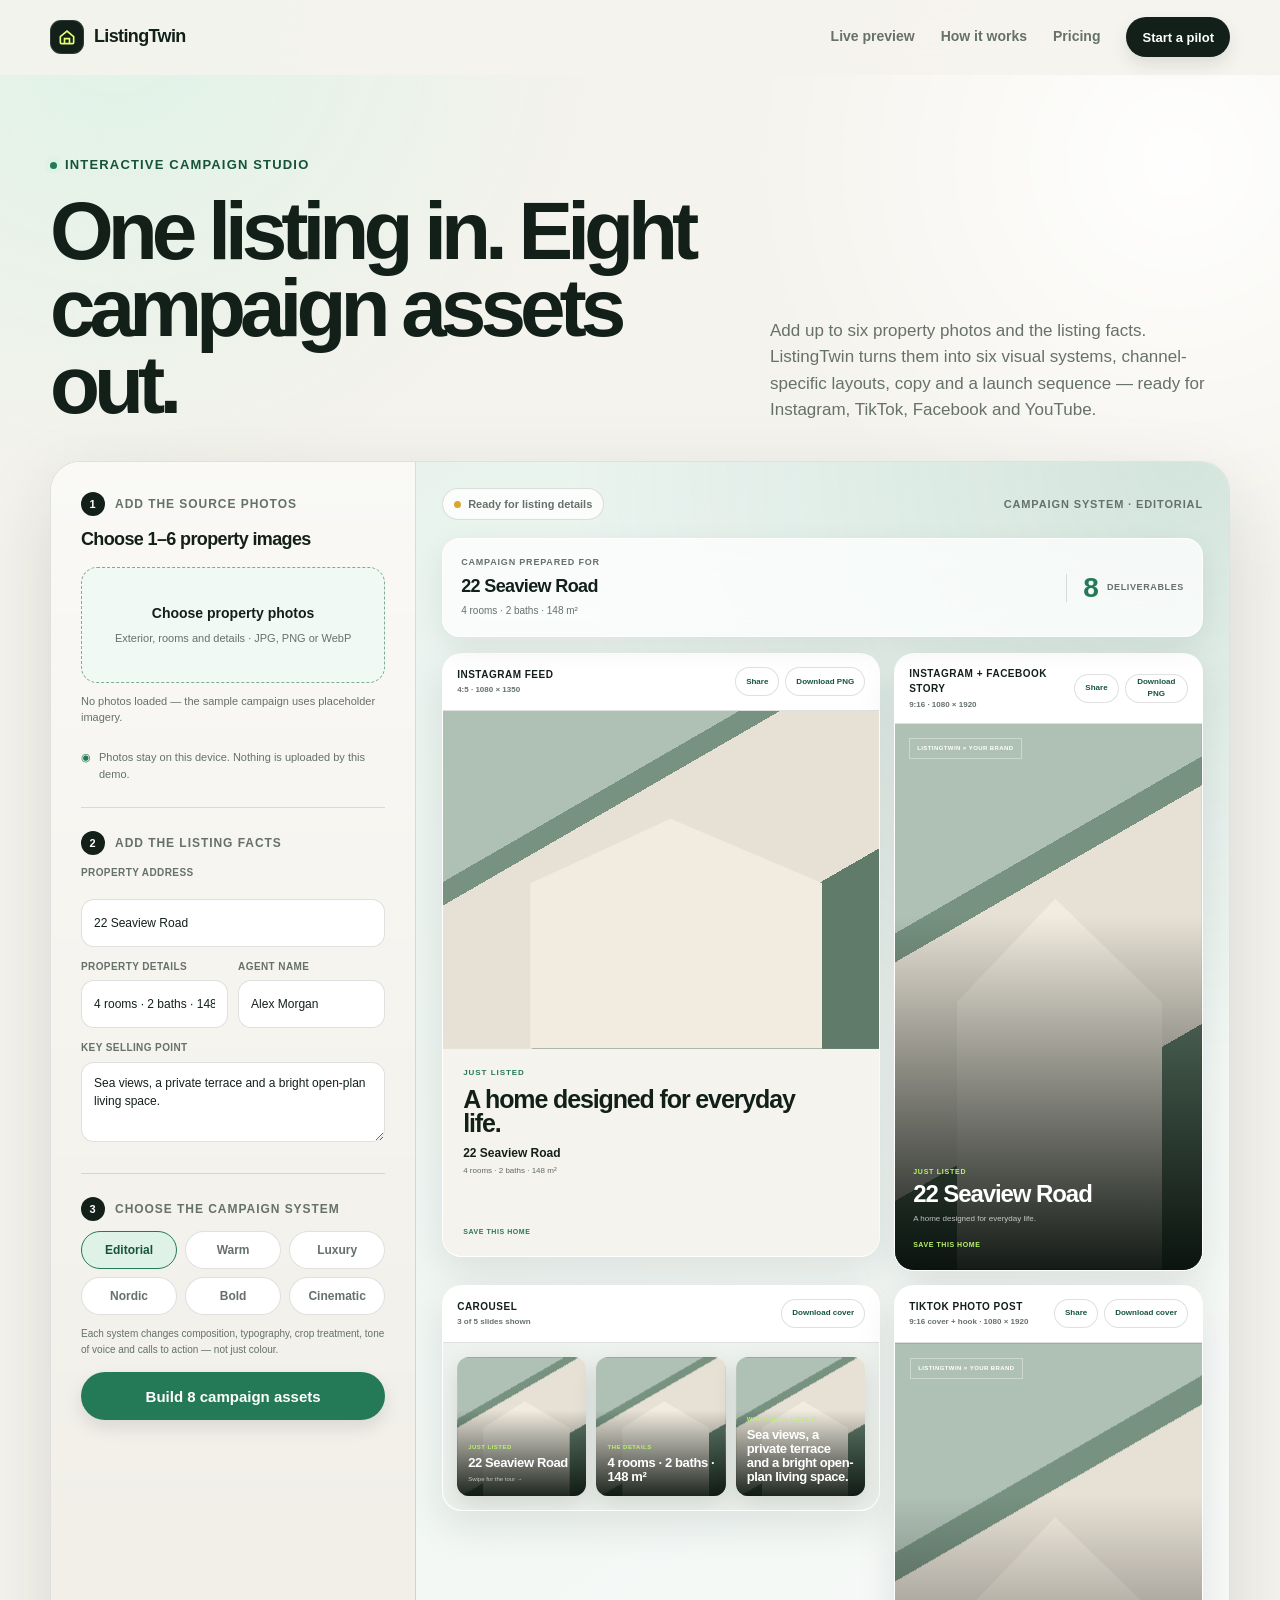
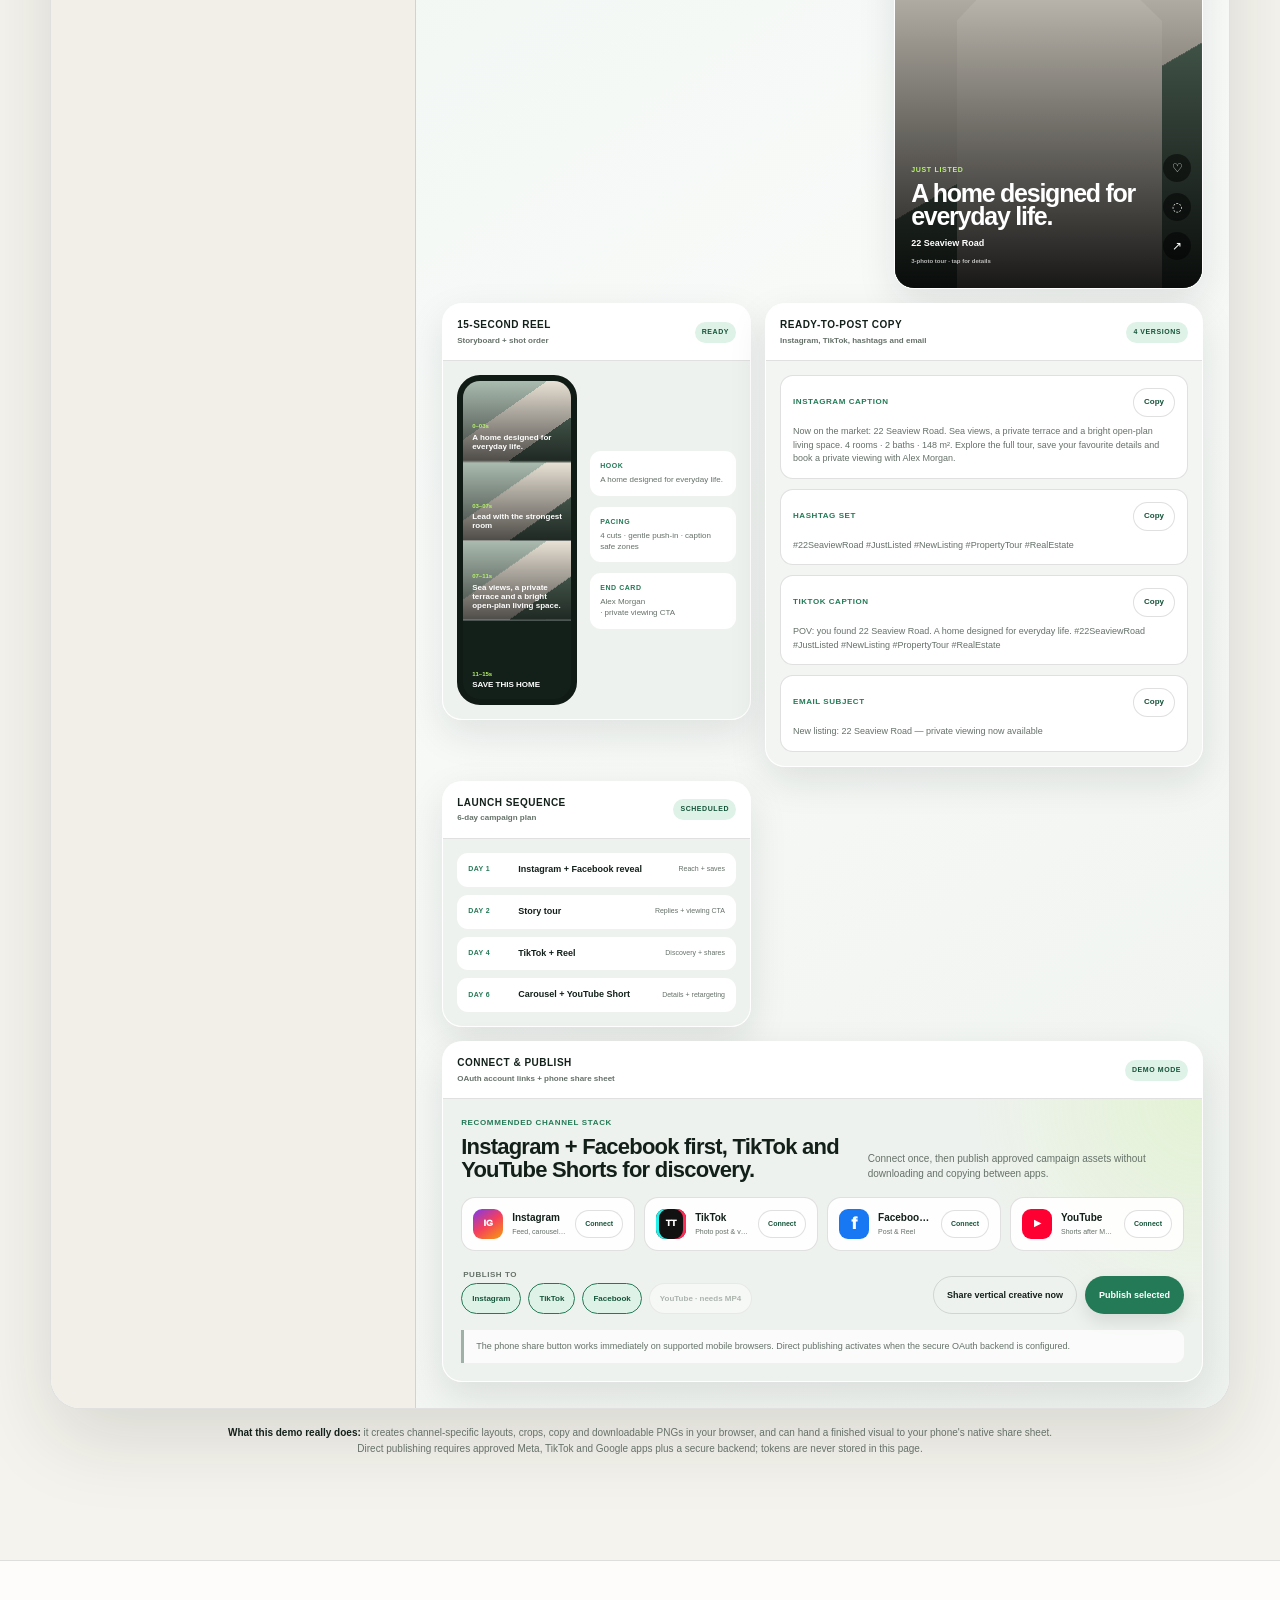
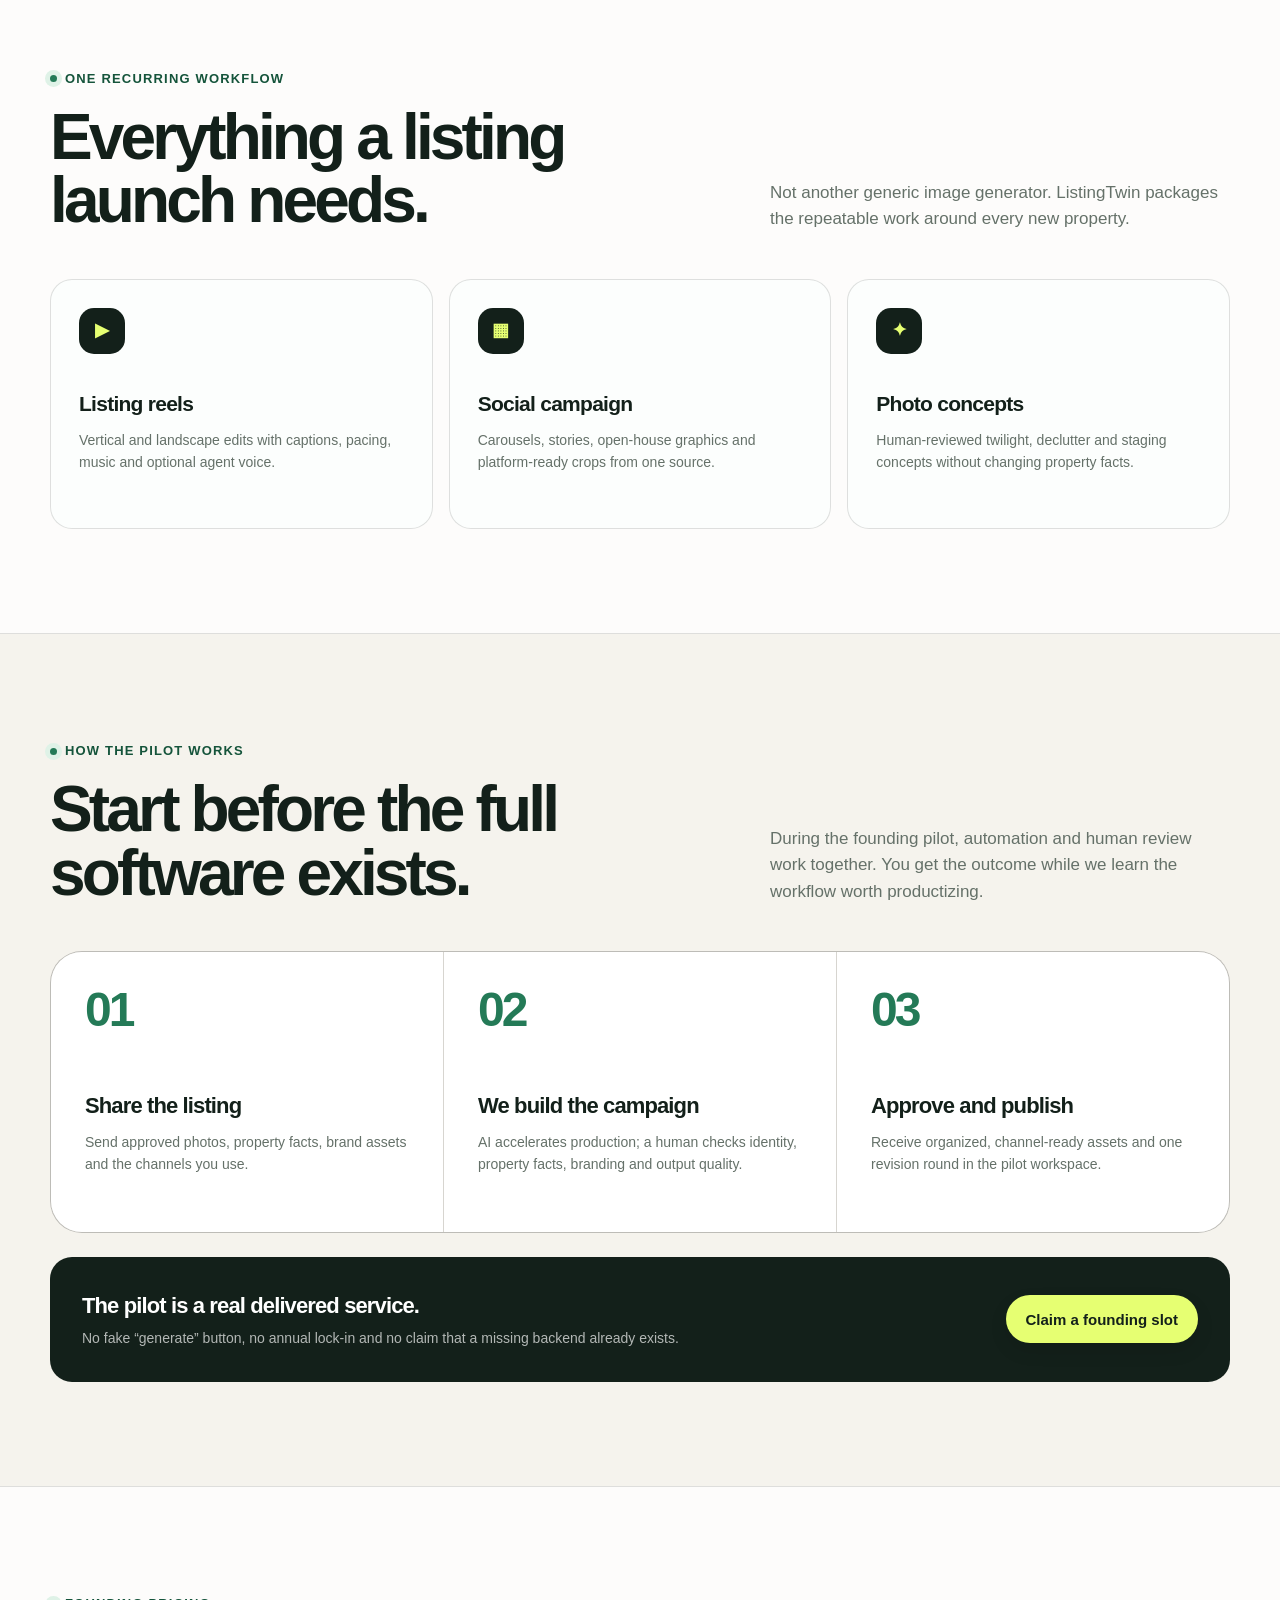
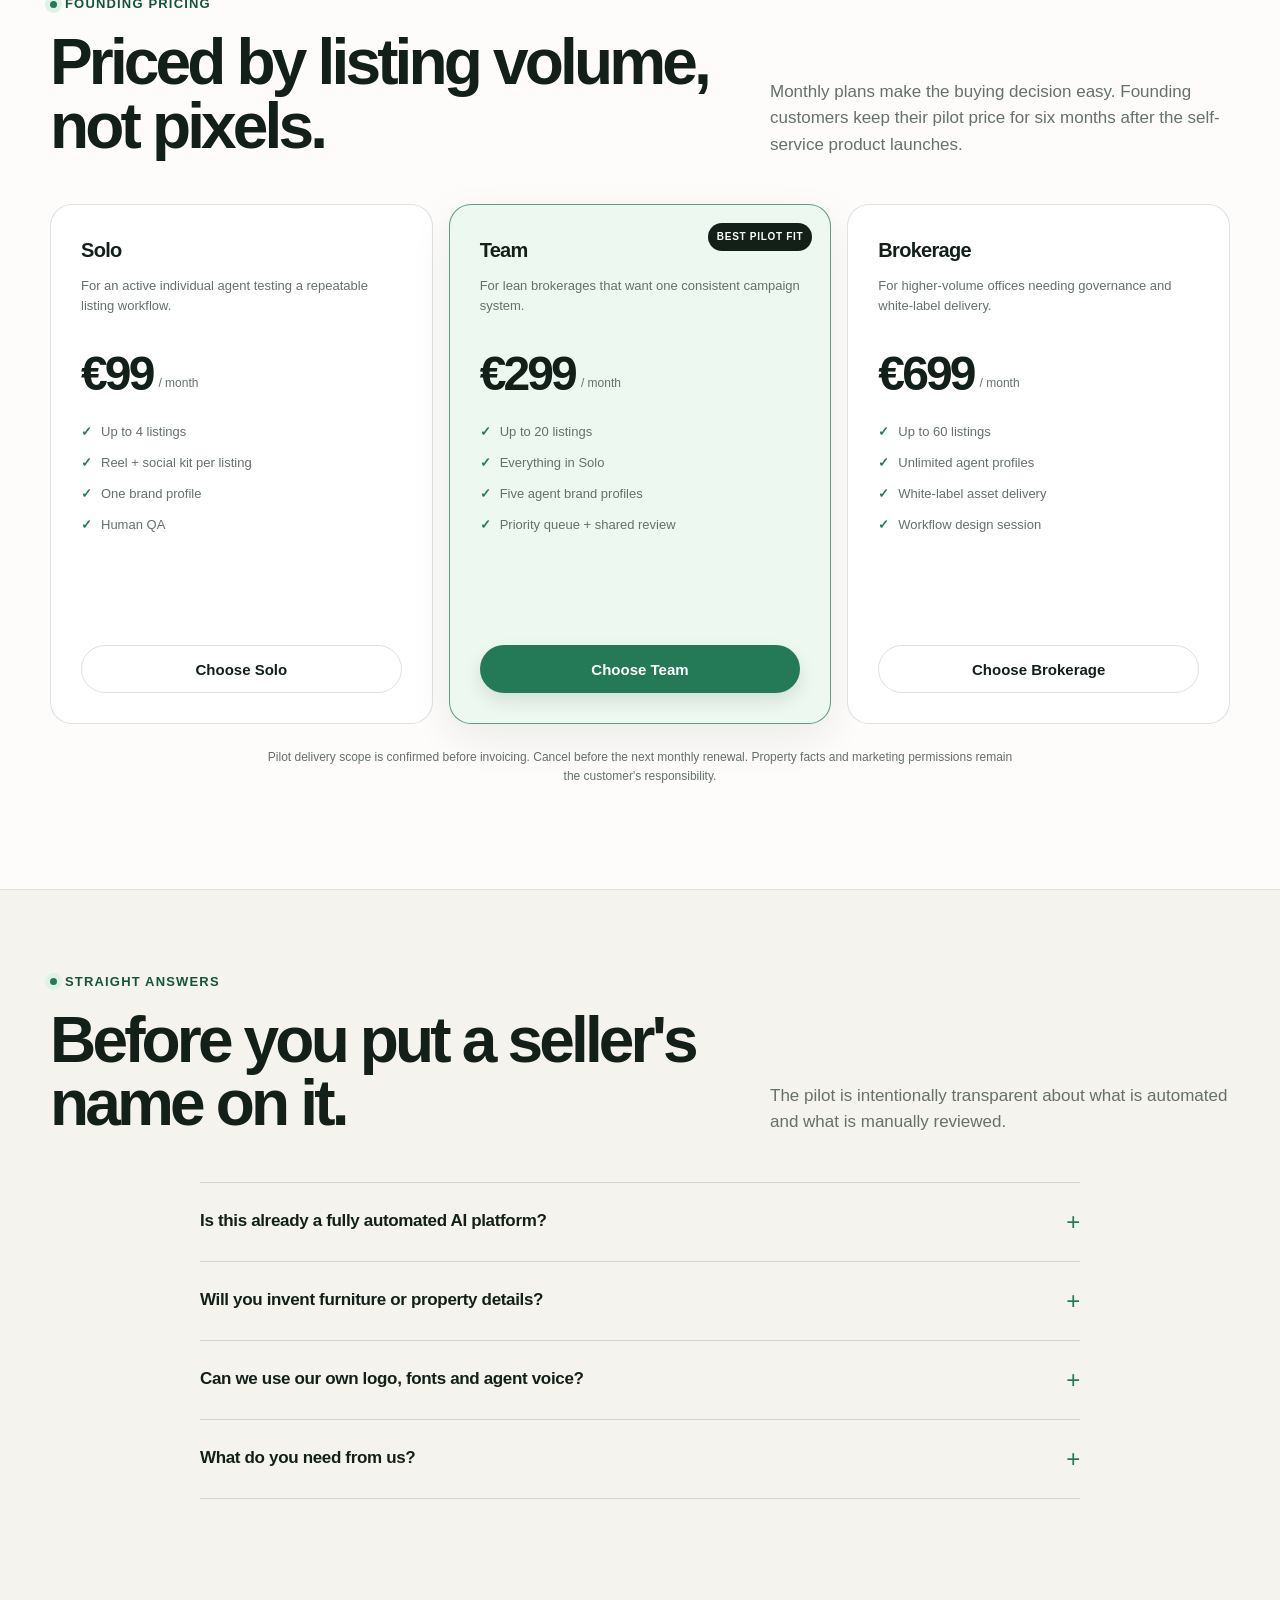
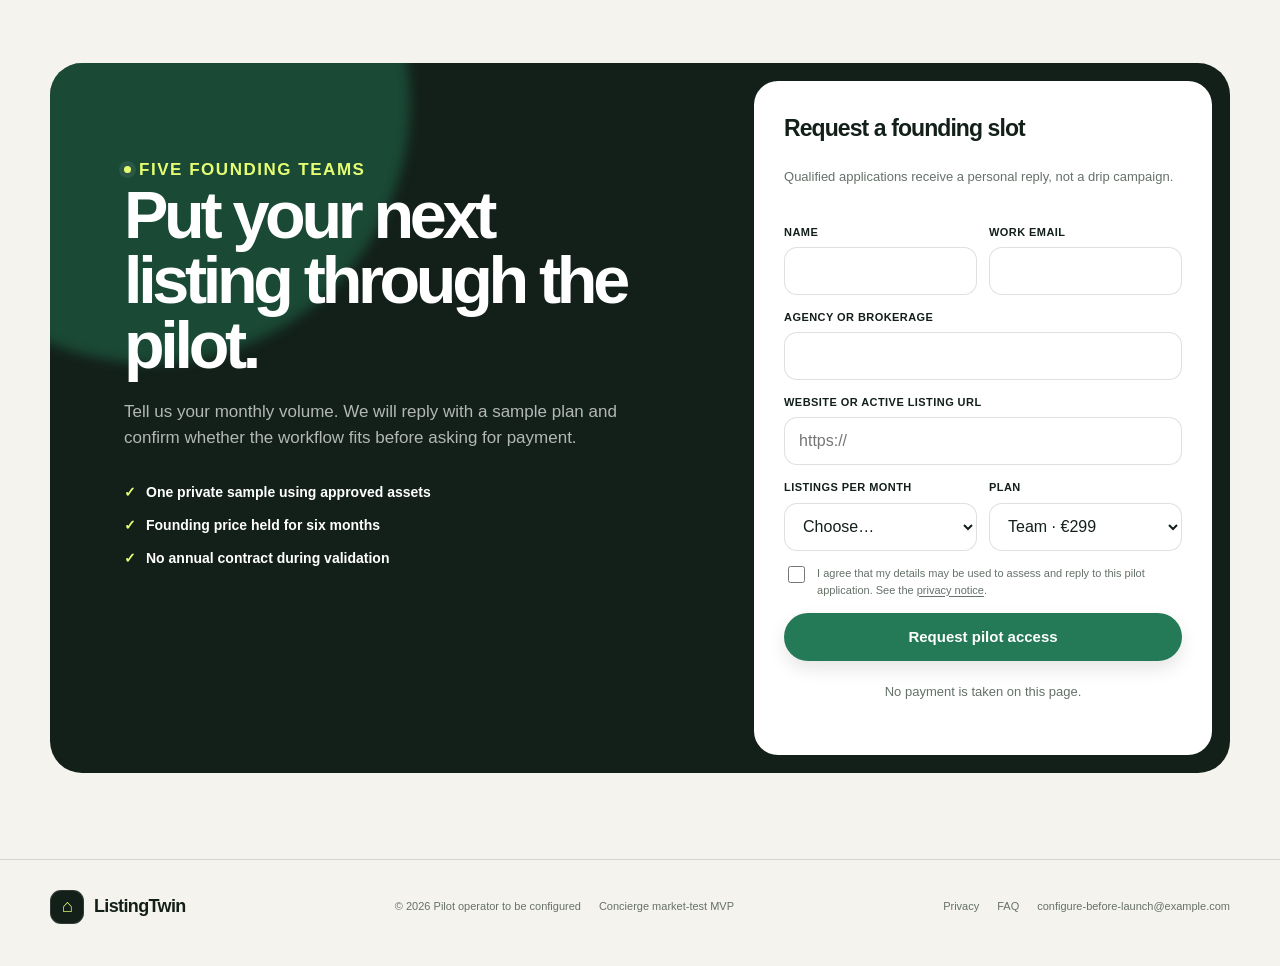
<file: index.html>
<!doctype html>
<html lang="en">
<head>
  <meta charset="utf-8">
  <meta name="viewport" content="width=device-width, initial-scale=1">
  <meta name="robots" content="noindex,nofollow">
  <title>ListingTwin — One listing in. Eight campaign assets out.</title>
  <meta name="description" content="Turn listing photos into eight channel-specific, publish-ready campaign assets for Instagram, TikTok, Facebook and YouTube.">
  <meta name="theme-color" content="#f5f3ed">
  <meta property="og:type" content="website">
  <meta property="og:title" content="ListingTwin — One listing in. Eight campaign assets out.">
  <meta property="og:description" content="A recurring content workflow for active agents and lean brokerage teams.">
  <meta property="og:image" content="og.svg">
  <link rel="icon" href="favicon.svg" type="image/svg+xml">
  <link rel="stylesheet" href="shared/base.css">
  <link rel="stylesheet" href="site.css">
  <script src="config.js" defer></script>
  <script src="shared/core.js" defer></script>
  <script src="app.js" defer></script>
</head>
<body>
  <a class="skip-link" href="#main">Skip to content</a>

  <header class="site-header">
    <div class="container">
      <a class="brand-lockup" href="./" aria-label="ListingTwin home">
        <span class="brand-mark" aria-hidden="true">
          <svg viewBox="0 0 24 24" fill="none"><path d="M4 11.5 12 5l8 6.5v7a1.5 1.5 0 0 1-1.5 1.5h-13A1.5 1.5 0 0 1 4 18.5v-7Z" stroke="currentColor" stroke-width="2"/><path d="M9 20v-6h6v6" stroke="currentColor" stroke-width="2"/></svg>
        </span>
        ListingTwin
      </a>
      <nav class="desktop-nav" aria-label="Primary navigation">
        <a href="#demo">Live preview</a>
        <a href="#workflow">How it works</a>
        <a href="#pricing">Pricing</a>
        <a class="button button--small" href="#pilot" data-track="Hero CTA Clicked" data-track-label="Header pilot CTA">Start a pilot</a>
      </nav>
      <button class="menu-toggle" type="button" aria-label="Open navigation" aria-expanded="false" data-menu-toggle>☰</button>
    </div>
    <nav class="mobile-menu" aria-label="Mobile navigation" data-mobile-menu hidden>
      <a href="#demo">Live preview</a>
      <a href="#workflow">How it works</a>
      <a href="#pricing">Pricing</a>
      <a href="#pilot">Start a pilot</a>
    </nav>
  </header>

  <main id="main">
    <section class="section section--campaign-hero" id="demo">
      <div class="container">
        <div class="section-heading campaign-heading">
          <div>
            <p class="eyebrow">Interactive campaign studio</p>
            <h1>One listing in. Eight campaign assets out.</h1>
          </div>
          <p>Add up to six property photos and the listing facts. ListingTwin turns them into six visual systems, channel-specific layouts, copy and a launch sequence — ready for Instagram, TikTok, Facebook and YouTube.</p>
        </div>

        <div class="campaign-studio" data-campaign-studio>
          <aside class="campaign-controls">
            <div class="control-group">
              <p class="step-label"><span>1</span> Add the source photos</p>
              <h3>Choose 1–6 property images</h3>
              <label class="upload-zone campaign-upload">
                <input type="file" accept="image/png,image/jpeg,image/webp" multiple data-demo-file>
                <span>
                  <strong data-upload-label>Choose property photos</strong>
                  <small>Exterior, rooms and details · JPG, PNG or WebP</small>
                </span>
              </label>
              <p class="upload-summary" data-upload-summary>No photos loaded — the sample campaign uses placeholder imagery.</p>
              <div class="upload-thumbs" data-upload-thumbs aria-label="Selected image previews"></div>
              <p class="privacy-note">Photos stay on this device. Nothing is uploaded by this demo.</p>
            </div>

            <div class="control-group">
              <p class="step-label"><span>2</span> Add the listing facts</p>
              <div class="control-fields">
                <label class="control-label" for="demo-address">Property address</label>
                <input class="field" id="demo-address" type="text" value="22 Seaview Road" data-demo-address>

                <div class="control-field-pair">
                  <label>
                    <span class="control-label">Property details</span>
                    <input class="field" type="text" value="4 rooms · 2 baths · 148 m²" data-demo-details>
                  </label>
                  <label>
                    <span class="control-label">Agent name</span>
                    <input class="field" type="text" value="Alex Morgan" data-demo-agent>
                  </label>
                </div>

                <label>
                  <span class="control-label">Key selling point</span>
                  <textarea class="textarea-field" rows="3" data-demo-highlight>Sea views, a private terrace and a bright open-plan living space.</textarea>
                </label>
              </div>
            </div>

            <div class="control-group">
              <p class="step-label"><span>3</span> Choose the campaign system</p>
              <div class="choice-row" role="radiogroup" aria-label="Campaign style">
                <label class="choice-chip"><input type="radio" name="listing-style" value="Editorial" checked><span>Editorial</span></label>
                <label class="choice-chip"><input type="radio" name="listing-style" value="Warm"><span>Warm</span></label>
                <label class="choice-chip"><input type="radio" name="listing-style" value="Luxury"><span>Luxury</span></label>
                <label class="choice-chip"><input type="radio" name="listing-style" value="Nordic"><span>Nordic</span></label>
                <label class="choice-chip"><input type="radio" name="listing-style" value="Bold"><span>Bold</span></label>
                <label class="choice-chip"><input type="radio" name="listing-style" value="Cinematic"><span>Cinematic</span></label>
              </div>
              <p class="style-explainer">Each system changes composition, typography, crop treatment, tone of voice and calls to action — not just colour.</p>
              <button class="button button--brand button--wide" type="button" data-demo-generate>Build 8 campaign assets</button>
            </div>
          </aside>

          <div class="campaign-workspace">
            <div class="campaign-toolbar">
              <span class="status-pill" data-demo-status aria-live="polite"><i></i><span data-status-text>Ready for listing details</span></span>
              <span class="output-label">Campaign system · <b data-output-style>Editorial</b></span>
            </div>

            <div class="campaign-overview">
              <div>
                <span>Campaign prepared for</span>
                <strong data-output-address>22 Seaview Road</strong>
                <small data-output-details>4 rooms · 2 baths · 148 m²</small>
              </div>
              <div class="deliverable-count"><strong>8</strong><span>deliverables</span></div>
            </div>

            <div class="campaign-assets theme-editorial" data-output-stage>
              <article class="asset-panel asset-feed">
                <header class="asset-head">
                  <div><span>Instagram feed</span><strong>4:5 · 1080 × 1350</strong></div>
                  <div class="asset-actions"><button type="button" data-share-asset="feed">Share</button><button type="button" data-download-asset="feed">Download PNG</button></div>
                </header>
                <div class="creative creative-feed">
                  <div class="creative-photo" data-image-slot="0"></div>
                  <div class="creative-copy">
                    <span class="creative-kicker" data-output-kicker>JUST LISTED</span>
                    <h3 data-output-hook>A home designed for everyday life.</h3>
                    <p data-output-address>22 Seaview Road</p>
                    <small data-output-details>4 rooms · 2 baths · 148 m²</small>
                    <b data-output-cta>SAVE THIS HOME</b>
                  </div>
                </div>
              </article>

              <article class="asset-panel asset-story">
                <header class="asset-head">
                  <div><span>Instagram + Facebook Story</span><strong>9:16 · 1080 × 1920</strong></div>
                  <div class="asset-actions"><button type="button" data-share-asset="story">Share</button><button type="button" data-download-asset="story">Download PNG</button></div>
                </header>
                <div class="creative creative-story">
                  <div class="creative-photo" data-image-slot="1"></div>
                  <span class="story-brand">LISTINGTWIN × YOUR BRAND</span>
                  <div class="story-copy">
                    <span data-output-kicker>JUST LISTED</span>
                    <h3 data-output-address>22 Seaview Road</h3>
                    <p data-output-hook>A home designed for everyday life.</p>
                    <b data-output-cta>SAVE THIS HOME</b>
                  </div>
                </div>
              </article>

              <article class="asset-panel asset-carousel">
                <header class="asset-head">
                  <div><span>Carousel</span><strong>3 of 5 slides shown</strong></div>
                  <button type="button" data-download-asset="carousel">Download cover</button>
                </header>
                <div class="carousel-deck">
                  <div class="carousel-slide carousel-cover">
                    <div class="creative-photo" data-image-slot="0"></div>
                    <div><span data-output-kicker>JUST LISTED</span><strong data-output-address>22 Seaview Road</strong><small>Swipe for the tour →</small></div>
                  </div>
                  <div class="carousel-slide carousel-detail">
                    <div class="creative-photo" data-image-slot="1"></div>
                    <div><span>THE DETAILS</span><strong data-output-details>4 rooms · 2 baths · 148 m²</strong></div>
                  </div>
                  <div class="carousel-slide carousel-feature">
                    <div class="creative-photo" data-image-slot="2"></div>
                    <div><span>WHY YOU'LL LOVE IT</span><strong data-output-highlight>Sea views, a private terrace and a bright open-plan living space.</strong></div>
                  </div>
                </div>
              </article>

              <article class="asset-panel asset-tiktok">
                <header class="asset-head">
                  <div><span>TikTok photo post</span><strong>9:16 cover + hook · 1080 × 1920</strong></div>
                  <div class="asset-actions"><button type="button" data-share-asset="tiktok">Share</button><button type="button" data-download-asset="tiktok">Download cover</button></div>
                </header>
                <div class="creative creative-tiktok">
                  <div class="creative-photo" data-image-slot="2"></div>
                  <span class="tiktok-brand">LISTINGTWIN × YOUR BRAND</span>
                  <div class="tiktok-copy">
                    <span data-output-kicker>JUST LISTED</span>
                    <h3 data-output-hook>A home designed for everyday life.</h3>
                    <p data-output-address>22 Seaview Road</p>
                    <b>3-photo tour · tap for details</b>
                  </div>
                  <div class="tiktok-rail" aria-hidden="true"><span>♡</span><span>◌</span><span>↗</span></div>
                </div>
              </article>

              <article class="asset-panel asset-reel">
                <header class="asset-head">
                  <div><span>15-second Reel</span><strong>Storyboard + shot order</strong></div>
                  <span class="asset-ready">READY</span>
                </header>
                <div class="reel-board">
                  <div class="reel-phone">
                    <div class="reel-scene reel-scene--hero" data-image-slot="0"><span>0–03s</span><strong data-output-hook>A home designed for everyday life.</strong></div>
                    <div class="reel-scene" data-image-slot="1"><span>03–07s</span><strong>Lead with the strongest room</strong></div>
                    <div class="reel-scene" data-image-slot="2"><span>07–11s</span><strong data-output-highlight>Private terrace and sea views</strong></div>
                    <div class="reel-scene reel-scene--cta"><span>11–15s</span><strong data-output-cta>SAVE THIS HOME</strong></div>
                  </div>
                  <ol class="reel-notes">
                    <li><b>Hook</b><span data-output-hook>A home designed for everyday life.</span></li>
                    <li><b>Pacing</b><span>4 cuts · gentle push-in · caption safe zones</span></li>
                    <li><b>End card</b><span><span data-output-agent>Alex Morgan</span> · private viewing CTA</span></li>
                  </ol>
                </div>
              </article>

              <article class="asset-panel asset-copy">
                <header class="asset-head">
                  <div><span>Ready-to-post copy</span><strong>Instagram, TikTok, hashtags and email</strong></div>
                  <span class="asset-ready">4 VERSIONS</span>
                </header>
                <div class="copy-pack">
                  <div class="copy-block">
                    <div><span>Instagram caption</span><button type="button" data-copy-target="caption">Copy</button></div>
                    <p data-copy-content="caption">Now on the market: 22 Seaview Road.</p>
                  </div>
                  <div class="copy-block">
                    <div><span>Hashtag set</span><button type="button" data-copy-target="hashtags">Copy</button></div>
                    <p data-copy-content="hashtags">#22SeaviewRoad #JustListed #NewListing #PropertyTour #RealEstate</p>
                  </div>
                  <div class="copy-block">
                    <div><span>TikTok caption</span><button type="button" data-copy-target="tiktok">Copy</button></div>
                    <p data-copy-content="tiktok">POV: you found the home with the sea view. Tour 22 Seaview Road.</p>
                  </div>
                  <div class="copy-block">
                    <div><span>Email subject</span><button type="button" data-copy-target="email">Copy</button></div>
                    <p data-copy-content="email">New listing: 22 Seaview Road — private viewing now available</p>
                  </div>
                </div>
              </article>

              <article class="asset-panel asset-plan">
                <header class="asset-head">
                  <div><span>Launch sequence</span><strong>6-day campaign plan</strong></div>
                  <span class="asset-ready">SCHEDULED</span>
                </header>
                <div class="launch-plan">
                  <div><b>DAY 1</b><span>Instagram + Facebook reveal</span><small>Reach + saves</small></div>
                  <div><b>DAY 2</b><span>Story tour</span><small>Replies + viewing CTA</small></div>
                  <div><b>DAY 4</b><span>TikTok + Reel</span><small>Discovery + shares</small></div>
                  <div><b>DAY 6</b><span>Carousel + YouTube Short</span><small>Details + retargeting</small></div>
                </div>
              </article>

              <article class="asset-panel asset-publish">
                <header class="asset-head">
                  <div><span>Connect &amp; publish</span><strong>OAuth account links + phone share sheet</strong></div>
                  <span class="asset-ready" data-social-mode>DEMO MODE</span>
                </header>
                <div class="publish-panel">
                  <div class="publish-intro">
                    <div><span>Recommended channel stack</span><strong>Instagram + Facebook first, TikTok and YouTube Shorts for discovery.</strong></div>
                    <p>Connect once, then publish approved campaign assets without downloading and copying between apps.</p>
                  </div>

                  <div class="social-channel-grid" aria-label="Social account connections">
                    <article class="social-channel" data-social-provider="instagram">
                      <span class="social-mark social-mark--instagram">IG</span>
                      <div><strong>Instagram</strong><small>Feed, carousel &amp; Reel</small></div>
                      <button type="button" data-connect-provider="instagram">Connect</button>
                    </article>
                    <article class="social-channel" data-social-provider="tiktok">
                      <span class="social-mark social-mark--tiktok">TT</span>
                      <div><strong>TikTok</strong><small>Photo post &amp; video</small></div>
                      <button type="button" data-connect-provider="tiktok">Connect</button>
                    </article>
                    <article class="social-channel" data-social-provider="facebook">
                      <span class="social-mark social-mark--facebook">f</span>
                      <div><strong>Facebook Page</strong><small>Post &amp; Reel</small></div>
                      <button type="button" data-connect-provider="facebook">Connect</button>
                    </article>
                    <article class="social-channel" data-social-provider="youtube">
                      <span class="social-mark social-mark--youtube">▶</span>
                      <div><strong>YouTube</strong><small>Shorts after MP4 render</small></div>
                      <button type="button" data-connect-provider="youtube">Connect</button>
                    </article>
                  </div>

                  <div class="publish-controls">
                    <fieldset class="channel-selection">
                      <legend>Publish to</legend>
                      <label><input type="checkbox" name="publish-channel" value="instagram" checked><span>Instagram</span></label>
                      <label><input type="checkbox" name="publish-channel" value="tiktok" checked><span>TikTok</span></label>
                      <label><input type="checkbox" name="publish-channel" value="facebook" checked><span>Facebook</span></label>
                      <label><input type="checkbox" name="publish-channel" value="youtube" disabled><span>YouTube · needs MP4</span></label>
                    </fieldset>
                    <div class="publish-buttons">
                      <button class="button button--ghost" type="button" data-share-campaign>Share vertical creative now</button>
                      <button class="button button--brand" type="button" data-publish-campaign>Publish selected</button>
                    </div>
                  </div>
                  <p class="social-status" data-social-status aria-live="polite">The phone share button works immediately on supported mobile browsers. Direct publishing activates when the secure OAuth backend is configured.</p>
                </div>
              </article>
            </div>
          </div>
        </div>

        <p class="campaign-disclaimer"><strong>What this demo really does:</strong> it creates channel-specific layouts, crops, copy and downloadable PNGs in your browser, and can hand a finished visual to your phone's native share sheet. Direct publishing requires approved Meta, TikTok and Google apps plus a secure backend; tokens are never stored in this page.</p>
      </div>
    </section>

    <section class="section section--surface" id="outputs">
      <div class="container">
        <div class="section-heading">
          <div><p class="eyebrow">One recurring workflow</p><h2>Everything a listing launch needs.</h2></div>
          <p>Not another generic image generator. ListingTwin packages the repeatable work around every new property.</p>
        </div>
        <div class="feature-grid">
          <article class="feature-card"><div class="feature-icon">▶</div><h3>Listing reels</h3><p>Vertical and landscape edits with captions, pacing, music and optional agent voice.</p></article>
          <article class="feature-card"><div class="feature-icon">▦</div><h3>Social campaign</h3><p>Carousels, stories, open-house graphics and platform-ready crops from one source.</p></article>
          <article class="feature-card"><div class="feature-icon">✦</div><h3>Photo concepts</h3><p>Human-reviewed twilight, declutter and staging concepts without changing property facts.</p></article>
        </div>
      </div>
    </section>

    <section class="section" id="workflow">
      <div class="container">
        <div class="section-heading">
          <div><p class="eyebrow">How the pilot works</p><h2>Start before the full software exists.</h2></div>
          <p>During the founding pilot, automation and human review work together. You get the outcome while we learn the workflow worth productizing.</p>
        </div>
        <div class="workflow">
          <article class="workflow-step"><b>01</b><h3>Share the listing</h3><p>Send approved photos, property facts, brand assets and the channels you use.</p></article>
          <article class="workflow-step"><b>02</b><h3>We build the campaign</h3><p>AI accelerates production; a human checks identity, property facts, branding and output quality.</p></article>
          <article class="workflow-step"><b>03</b><h3>Approve and publish</h3><p>Receive organized, channel-ready assets and one revision round in the pilot workspace.</p></article>
        </div>
        <div class="pilot-callout"><div><strong>The pilot is a real delivered service.</strong><p>No fake “generate” button, no annual lock-in and no claim that a missing backend already exists.</p></div><a class="button" href="#pilot">Claim a founding slot</a></div>
      </div>
    </section>

    <section class="section section--surface" id="pricing">
      <div class="container">
        <div class="section-heading">
          <div><p class="eyebrow">Founding pricing</p><h2>Priced by listing volume, not pixels.</h2></div>
          <p>Monthly plans make the buying decision easy. Founding customers keep their pilot price for six months after the self-service product launches.</p>
        </div>
        <div class="pricing-grid">
          <article class="price-card"><h3>Solo</h3><p>For an active individual agent testing a repeatable listing workflow.</p><div class="price"><strong>€99</strong><span>/ month</span></div><ul class="price-list"><li>Up to 4 listings</li><li>Reel + social kit per listing</li><li>One brand profile</li><li>Human QA</li></ul><a class="button button--ghost button--wide" href="#pilot" data-plan-select="solo">Choose Solo</a></article>
          <article class="price-card price-card--featured"><span class="popular-tag">Best pilot fit</span><h3>Team</h3><p>For lean brokerages that want one consistent campaign system.</p><div class="price"><strong>€299</strong><span>/ month</span></div><ul class="price-list"><li>Up to 20 listings</li><li>Everything in Solo</li><li>Five agent brand profiles</li><li>Priority queue + shared review</li></ul><a class="button button--brand button--wide" href="#pilot" data-plan-select="team">Choose Team</a></article>
          <article class="price-card"><h3>Brokerage</h3><p>For higher-volume offices needing governance and white-label delivery.</p><div class="price"><strong>€699</strong><span>/ month</span></div><ul class="price-list"><li>Up to 60 listings</li><li>Unlimited agent profiles</li><li>White-label asset delivery</li><li>Workflow design session</li></ul><a class="button button--ghost button--wide" href="#pilot" data-plan-select="brokerage">Choose Brokerage</a></article>
        </div>
        <p class="pricing-note">Pilot delivery scope is confirmed before invoicing. Cancel before the next monthly renewal. Property facts and marketing permissions remain the customer's responsibility.</p>
      </div>
    </section>

    <section class="section section--tight" id="faq">
      <div class="container">
        <div class="section-heading"><div><p class="eyebrow">Straight answers</p><h2>Before you put a seller's name on it.</h2></div><p>The pilot is intentionally transparent about what is automated and what is manually reviewed.</p></div>
        <div class="faq-list">
          <details><summary>Is this already a fully automated AI platform?</summary><p>No. This market-test MVP sells a concierge pilot. AI assists production and human review protects property facts, brand consistency and output quality. Repeated workflows will be automated after paid demand is proven.</p></details>
          <details><summary>Will you invent furniture or property details?</summary><p>Staging concepts are clearly identified and never used to alter structural facts, dimensions, condition or included features. The agent approves every transformed asset before publication.</p></details>
          <details><summary>Can we use our own logo, fonts and agent voice?</summary><p>Yes. Team and Brokerage pilots include a reusable brand profile. Voice cloning is used only with explicit, recorded consent from the person whose voice is replicated.</p></details>
          <details><summary>What do you need from us?</summary><p>Approved photos, verified property facts, brand assets, target channels and confirmation that you have permission to use the submitted material.</p></details>
        </div>
      </div>
    </section>

    <section class="pilot-section" id="pilot">
      <div class="container">
        <div class="pilot-panel">
          <div class="pilot-copy"><p class="eyebrow">Five founding teams</p><h2>Put your next listing through the pilot.</h2><p>Tell us your monthly volume. We will reply with a sample plan and confirm whether the workflow fits before asking for payment.</p><ul class="pilot-bullets"><li>One private sample using approved assets</li><li>Founding price held for six months</li><li>No annual contract during validation</li></ul></div>
          <form class="lead-card form-grid" name="listingtwin-pilot" method="POST" action="thanks.html" data-netlify="true" netlify-honeypot="bot-field" data-lead-form>
            <input type="hidden" name="form-name" value="listingtwin-pilot">
            <p class="bot-field"><label>Do not fill this out <input name="bot-field"></label></p>
            <h3>Request a founding slot</h3><p>Qualified applications receive a personal reply, not a drip campaign.</p>
            <div class="form-row"><div class="form-field"><label for="lt-name">Name</label><input class="field" id="lt-name" name="name" autocomplete="name" required></div><div class="form-field"><label for="lt-email">Work email</label><input class="field" id="lt-email" name="email" type="email" autocomplete="email" required></div></div>
            <div class="form-field"><label for="lt-company">Agency or brokerage</label><input class="field" id="lt-company" name="company" autocomplete="organization" required></div>
            <div class="form-field"><label for="lt-url">Website or active listing URL</label><input class="field" id="lt-url" name="website" type="url" placeholder="https://" required></div>
            <div class="form-row"><div class="form-field"><label for="lt-volume">Listings per month</label><select class="select-field" id="lt-volume" name="monthly_volume" required><option value="">Choose…</option><option>1–3</option><option>4–10</option><option>11–25</option><option>26–60</option><option>60+</option></select></div><div class="form-field"><label for="lt-plan">Plan</label><select class="select-field" id="lt-plan" name="plan" required><option value="team">Team · €299</option><option value="solo">Solo · €99</option><option value="brokerage">Brokerage · €699</option></select></div></div>
            <label class="form-check"><input type="checkbox" name="consent" value="yes" required><span>I agree that my details may be used to assess and reply to this pilot application. See the <a href="privacy.html">privacy notice</a>.</span></label>
            <button class="button button--brand button--wide" type="submit">Request pilot access</button>
            <p class="form-footnote">No payment is taken on this page.</p>
          </form>
        </div>
      </div>
    </section>
  </main>

  <footer class="site-footer"><div class="container footer-grid"><a class="brand-lockup" href="./"><span class="brand-mark" aria-hidden="true">⌂</span>ListingTwin</a><div class="footer-meta"><span>© <span data-year></span> <span data-legal-name></span></span><span>Concierge market-test MVP</span></div><div class="footer-links"><a href="privacy.html">Privacy</a><a href="#faq">FAQ</a><a data-contact-email href="mailto:configure-before-launch@example.com">Contact</a></div></div></footer>
</body>
</html>
</file>
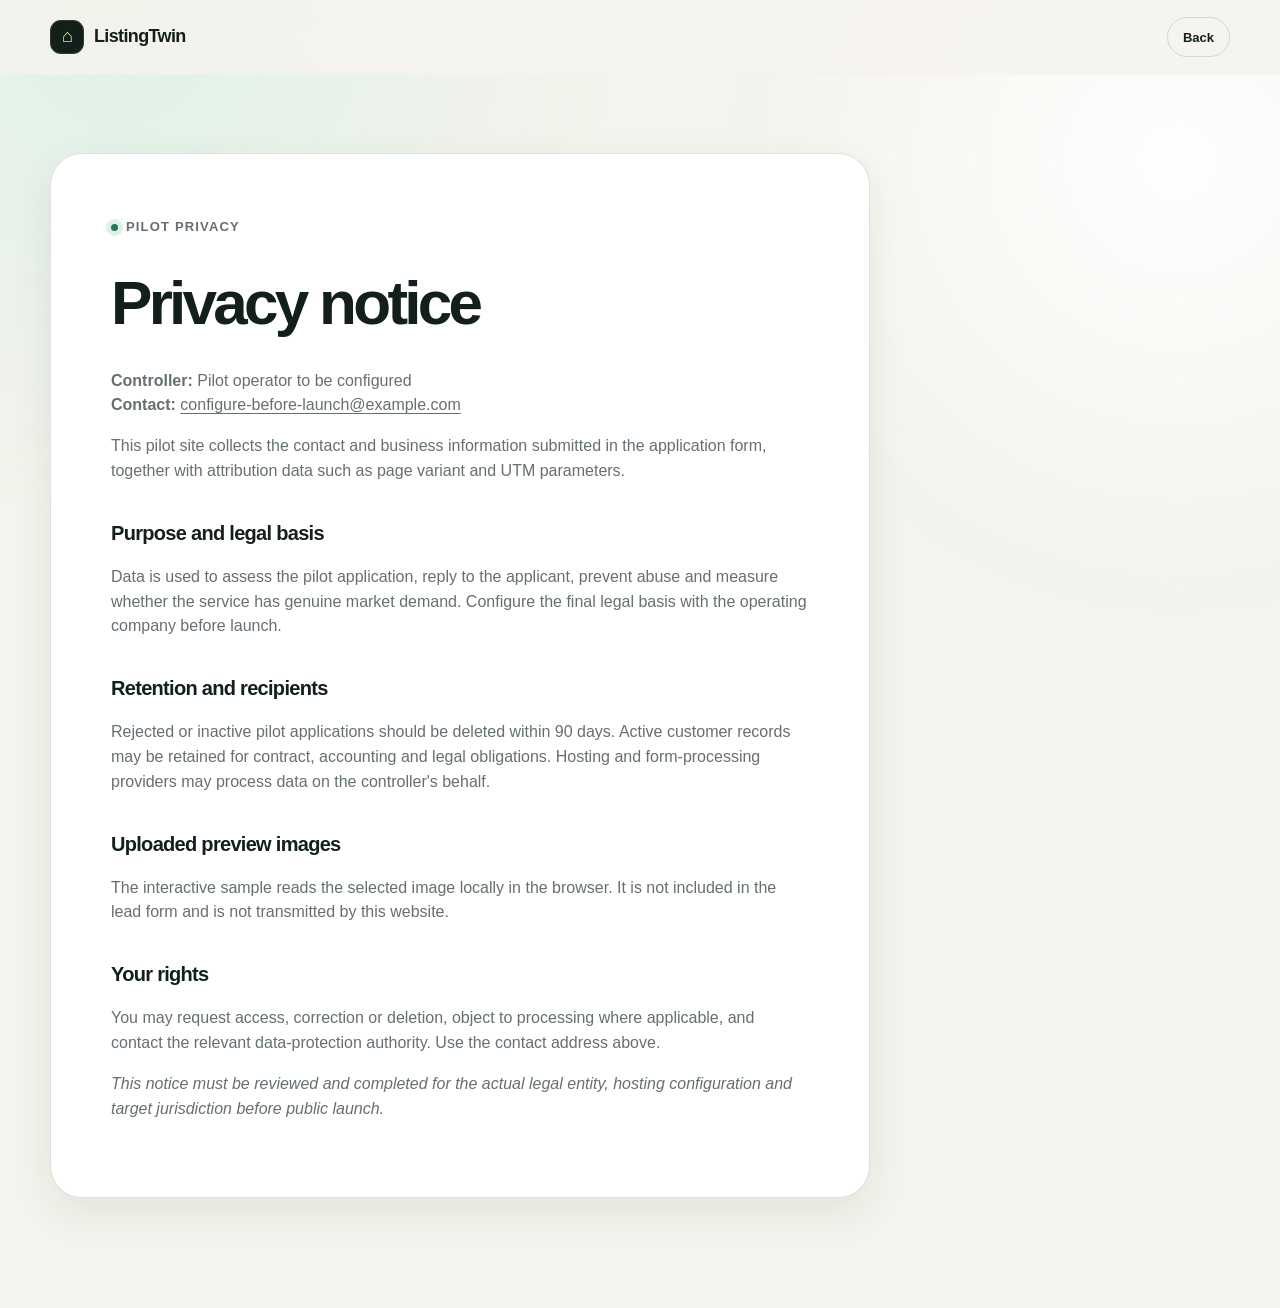
<file: privacy.html>
<!doctype html>
<html lang="en">
<head><meta charset="utf-8"><meta name="viewport" content="width=device-width, initial-scale=1"><title>Privacy notice — ListingTwin</title><meta name="robots" content="noindex"><link rel="icon" href="favicon.svg" type="image/svg+xml"><link rel="stylesheet" href="shared/base.css"><link rel="stylesheet" href="site.css"><script src="config.js" defer></script><script src="shared/core.js" defer></script></head>
<body><header class="site-header"><div class="container"><a class="brand-lockup" href="./"><span class="brand-mark" aria-hidden="true">⌂</span>ListingTwin</a><a class="button button--ghost button--small" href="./">Back</a></div></header><main class="legal-page"><div class="container"><article class="legal-card"><p class="eyebrow">Pilot privacy</p><h1>Privacy notice</h1><p><strong>Controller:</strong> <span data-legal-name></span><br><strong>Contact:</strong> <a data-contact-email></a></p><p>This pilot site collects the contact and business information submitted in the application form, together with attribution data such as page variant and UTM parameters.</p><h2>Purpose and legal basis</h2><p>Data is used to assess the pilot application, reply to the applicant, prevent abuse and measure whether the service has genuine market demand. Configure the final legal basis with the operating company before launch.</p><h2>Retention and recipients</h2><p>Rejected or inactive pilot applications should be deleted within 90 days. Active customer records may be retained for contract, accounting and legal obligations. Hosting and form-processing providers may process data on the controller's behalf.</p><h2>Uploaded preview images</h2><p>The interactive sample reads the selected image locally in the browser. It is not included in the lead form and is not transmitted by this website.</p><h2>Your rights</h2><p>You may request access, correction or deletion, object to processing where applicable, and contact the relevant data-protection authority. Use the contact address above.</p><p><em>This notice must be reviewed and completed for the actual legal entity, hosting configuration and target jurisdiction before public launch.</em></p></article></div></main></body>
</html>
</file>
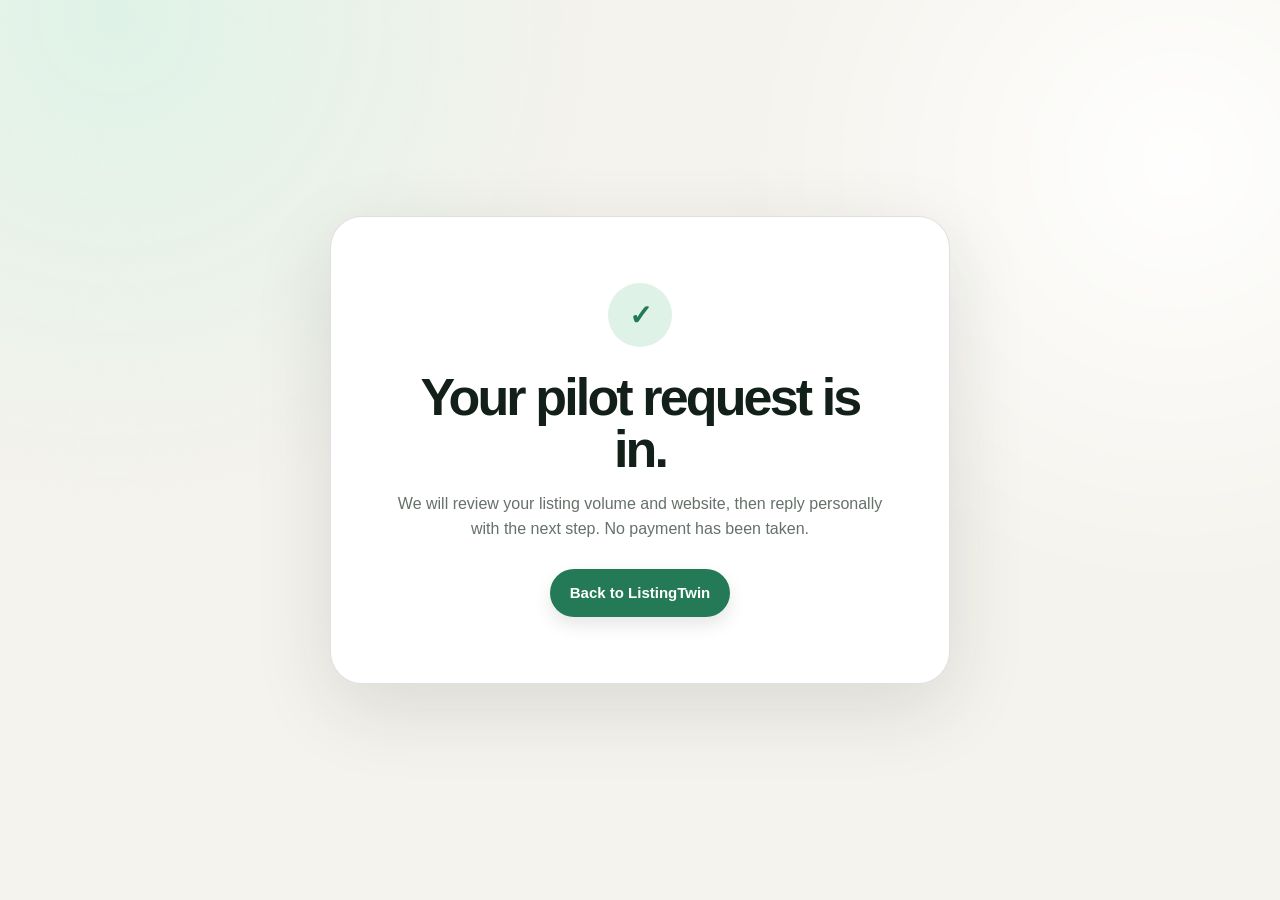
<file: thanks.html>
<!doctype html>
<html lang="en">
<head><meta charset="utf-8"><meta name="viewport" content="width=device-width, initial-scale=1"><meta name="robots" content="noindex"><title>Application received — ListingTwin</title><link rel="icon" href="favicon.svg" type="image/svg+xml"><link rel="stylesheet" href="shared/base.css"><link rel="stylesheet" href="site.css"><script src="config.js" defer></script><script src="shared/core.js" defer></script></head>
<body><main class="success-page"><section class="success-card"><div class="success-icon">✓</div><h1>Your pilot request is in.</h1><p>We will review your listing volume and website, then reply personally with the next step. No payment has been taken.</p><a class="button button--brand" href="./">Back to ListingTwin</a></section></main></body>
</html>
</file>
<file: shared/base.css>
:root {
  --page: #f7f6f2;
  --surface: #ffffff;
  --surface-2: #efeee9;
  --ink: #101311;
  --muted: #5f6762;
  --line: rgba(16, 19, 17, 0.13);
  --brand: #256f54;
  --brand-strong: #164b38;
  --brand-soft: #dff5e9;
  --accent: #e9ff70;
  --danger: #9b2c2c;
  --shadow: 0 24px 80px rgba(22, 33, 27, 0.12);
  --shadow-soft: 0 14px 40px rgba(22, 33, 27, 0.08);
  --radius-xl: 32px;
  --radius-lg: 22px;
  --radius-md: 15px;
  --container: 1180px;
  --font: "Aptos", "Segoe UI", Helvetica, Arial, sans-serif;
}

*,
*::before,
*::after {
  box-sizing: border-box;
}

html {
  scroll-behavior: smooth;
  color-scheme: light;
}

body {
  margin: 0;
  background: var(--page);
  color: var(--ink);
  font-family: var(--font);
  font-size: 16px;
  line-height: 1.55;
  -webkit-font-smoothing: antialiased;
}

body::before {
  position: fixed;
  z-index: -2;
  inset: 0;
  background:
    radial-gradient(circle at 9% 2%, var(--brand-soft), transparent 31rem),
    radial-gradient(circle at 92% 18%, rgba(255, 255, 255, 0.92), transparent 28rem);
  content: "";
  pointer-events: none;
}

img,
svg {
  display: block;
  max-width: 100%;
}

a {
  color: inherit;
  text-decoration-thickness: 1px;
  text-underline-offset: 0.2em;
}

button,
input,
select,
textarea {
  color: inherit;
  font: inherit;
}

button,
select,
label,
input[type="file"] {
  cursor: pointer;
}

:focus-visible {
  outline: 3px solid color-mix(in srgb, var(--brand) 50%, white);
  outline-offset: 3px;
}

.skip-link {
  position: fixed;
  z-index: 100;
  top: 12px;
  left: 12px;
  padding: 10px 14px;
  border-radius: 10px;
  background: var(--ink);
  color: white;
  transform: translateY(-160%);
  transition: transform 160ms ease;
}

.skip-link:focus {
  transform: translateY(0);
}

.container {
  width: min(calc(100% - 40px), var(--container));
  margin-inline: auto;
}

.site-header {
  position: sticky;
  z-index: 50;
  top: 0;
  border-bottom: 1px solid transparent;
  background: color-mix(in srgb, var(--page) 88%, transparent);
  backdrop-filter: blur(18px);
}

.site-header .container {
  display: flex;
  min-height: 74px;
  align-items: center;
  justify-content: space-between;
  gap: 22px;
}

.brand-lockup {
  display: inline-flex;
  align-items: center;
  gap: 10px;
  font-size: 18px;
  font-weight: 850;
  letter-spacing: -0.035em;
  text-decoration: none;
}

.brand-mark {
  display: grid;
  width: 34px;
  height: 34px;
  place-items: center;
  border-radius: 11px;
  background: var(--ink);
  color: var(--accent);
  box-shadow: inset 0 0 0 1px rgba(255,255,255,.12);
}

.brand-mark svg {
  width: 20px;
  height: 20px;
}

.desktop-nav {
  display: flex;
  align-items: center;
  gap: 26px;
}

.desktop-nav > a:not(.button) {
  color: var(--muted);
  font-size: 14px;
  font-weight: 700;
  text-decoration: none;
}

.desktop-nav > a:not(.button):hover {
  color: var(--ink);
}

.menu-toggle {
  display: none;
  width: 44px;
  height: 44px;
  border: 1px solid var(--line);
  border-radius: 14px;
  background: var(--surface);
}

.mobile-menu {
  padding: 12px 20px 20px;
  border-top: 1px solid var(--line);
  background: var(--page);
}

.mobile-menu a {
  display: block;
  padding: 10px 0;
  font-weight: 760;
  text-decoration: none;
}

.button {
  display: inline-flex;
  min-height: 48px;
  align-items: center;
  justify-content: center;
  gap: 9px;
  padding: 0 19px;
  border: 1px solid transparent;
  border-radius: 999px;
  background: var(--ink);
  color: white;
  font-size: 15px;
  font-weight: 820;
  line-height: 1;
  text-decoration: none;
  box-shadow: 0 8px 18px rgba(0,0,0,.1);
  transition: transform 150ms ease, box-shadow 150ms ease, background 150ms ease;
}

.button:hover {
  transform: translateY(-2px);
  box-shadow: 0 13px 28px rgba(0,0,0,.15);
}

.button--brand {
  background: var(--brand);
}

.button--ghost {
  border-color: var(--line);
  background: transparent;
  color: var(--ink);
  box-shadow: none;
}

.button--small {
  min-height: 40px;
  padding-inline: 15px;
  font-size: 13px;
}

.button--wide {
  width: 100%;
}

.eyebrow {
  display: inline-flex;
  align-items: center;
  gap: 8px;
  margin: 0 0 17px;
  color: var(--brand-strong);
  font-size: 13px;
  font-weight: 850;
  letter-spacing: .09em;
  text-transform: uppercase;
}

.eyebrow::before {
  width: 7px;
  height: 7px;
  border-radius: 50%;
  background: var(--brand);
  box-shadow: 0 0 0 5px var(--brand-soft);
  content: "";
}

.hero {
  padding: 70px 0 58px;
  overflow: hidden;
}

.hero-grid {
  display: grid;
  align-items: center;
  gap: clamp(42px, 7vw, 90px);
  grid-template-columns: minmax(0, .92fr) minmax(460px, 1.08fr);
}

.hero h1 {
  max-width: 780px;
  margin: 0;
  font-size: clamp(48px, 6.5vw, 86px);
  font-weight: 900;
  letter-spacing: -.073em;
  line-height: .94;
}

.hero h1 .accent-word {
  color: var(--brand);
}

.hero-copy > p {
  max-width: 640px;
  margin: 25px 0 0;
  color: var(--muted);
  font-size: clamp(18px, 2vw, 21px);
  line-height: 1.48;
}

.hero-actions {
  display: flex;
  flex-wrap: wrap;
  gap: 12px;
  margin-top: 30px;
}

.hero-note {
  display: flex;
  flex-wrap: wrap;
  gap: 10px 18px;
  margin-top: 18px;
  color: var(--muted);
  font-size: 13px;
  font-weight: 680;
}

.hero-note span {
  display: inline-flex;
  align-items: center;
  gap: 7px;
}

.hero-note span::before {
  color: var(--brand);
  content: "✓";
  font-weight: 900;
}

.hero-visual {
  position: relative;
  min-height: 580px;
}

.visual-orbit {
  position: absolute;
  inset: 8% 2% auto auto;
  width: 76%;
  aspect-ratio: 1;
  border: 1px solid color-mix(in srgb, var(--brand) 22%, transparent);
  border-radius: 50%;
  opacity: .75;
}

.visual-orbit::after {
  position: absolute;
  inset: 12%;
  border: inherit;
  border-radius: inherit;
  content: "";
}

.product-window {
  position: absolute;
  z-index: 2;
  inset: 26px 0 auto auto;
  width: min(100%, 520px);
  overflow: hidden;
  border: 1px solid rgba(255,255,255,.7);
  border-radius: var(--radius-xl);
  background: color-mix(in srgb, var(--surface) 94%, var(--brand-soft));
  box-shadow: var(--shadow);
  transform: rotate(1.2deg);
}

.window-bar {
  display: flex;
  height: 48px;
  align-items: center;
  gap: 7px;
  padding: 0 18px;
  border-bottom: 1px solid var(--line);
  background: rgba(255,255,255,.65);
}

.window-bar i {
  width: 8px;
  height: 8px;
  border-radius: 50%;
  background: color-mix(in srgb, var(--ink) 15%, white);
}

.window-title {
  margin-left: 8px;
  color: var(--muted);
  font-size: 11px;
  font-style: normal;
  font-weight: 760;
  letter-spacing: .08em;
  text-transform: uppercase;
}

.window-body {
  padding: 20px;
}

.floating-card {
  position: absolute;
  z-index: 5;
  padding: 14px 16px;
  border: 1px solid rgba(255,255,255,.76);
  border-radius: 17px;
  background: rgba(255,255,255,.88);
  box-shadow: var(--shadow-soft);
  backdrop-filter: blur(14px);
}

.floating-card strong,
.floating-card span {
  display: block;
}

.floating-card strong {
  font-size: 14px;
  letter-spacing: -.02em;
}

.floating-card span {
  margin-top: 3px;
  color: var(--muted);
  font-size: 11px;
  font-weight: 650;
}

.floating-card--one {
  bottom: 73px;
  left: -18px;
  transform: rotate(-3deg);
}

.floating-card--two {
  right: -16px;
  bottom: 24px;
  transform: rotate(2deg);
}

.proof-strip {
  border-block: 1px solid var(--line);
  background: color-mix(in srgb, var(--surface) 72%, transparent);
}

.proof-grid {
  display: grid;
  grid-template-columns: repeat(4, 1fr);
}

.proof-item {
  padding: 23px 28px;
  border-right: 1px solid var(--line);
}

.proof-item:last-child {
  border-right: 0;
}

.proof-item strong,
.proof-item span {
  display: block;
}

.proof-item strong {
  font-size: 14px;
  letter-spacing: -.02em;
}

.proof-item span {
  margin-top: 3px;
  color: var(--muted);
  font-size: 12px;
}

.section {
  padding: 104px 0;
}

.section--tight {
  padding-block: 78px;
}

.section--surface {
  border-block: 1px solid var(--line);
  background: color-mix(in srgb, var(--surface) 75%, transparent);
}

.section-heading {
  display: grid;
  align-items: end;
  gap: 30px;
  margin-bottom: 46px;
  grid-template-columns: minmax(0, 1.2fr) minmax(260px, .8fr);
}

.section-heading h2 {
  max-width: 780px;
  margin: 0;
  font-size: clamp(38px, 5vw, 66px);
  font-weight: 900;
  letter-spacing: -.06em;
  line-height: .99;
}

.section-heading > p {
  margin: 0;
  color: var(--muted);
  font-size: 17px;
}

.demo-shell {
  display: grid;
  min-height: 590px;
  overflow: hidden;
  border: 1px solid var(--line);
  border-radius: var(--radius-xl);
  background: var(--surface);
  box-shadow: var(--shadow-soft);
  grid-template-columns: minmax(300px, .7fr) minmax(0, 1.3fr);
}

.demo-controls {
  position: relative;
  z-index: 2;
  padding: 34px;
  border-right: 1px solid var(--line);
  background: color-mix(in srgb, var(--surface-2) 62%, white);
}

.step-label {
  display: flex;
  align-items: center;
  gap: 10px;
  margin: 0 0 10px;
  color: var(--muted);
  font-size: 12px;
  font-weight: 850;
  letter-spacing: .08em;
  text-transform: uppercase;
}

.step-label span {
  display: grid;
  width: 24px;
  height: 24px;
  place-items: center;
  border-radius: 50%;
  background: var(--ink);
  color: white;
  font-size: 11px;
}

.control-group + .control-group {
  margin-top: 28px;
  padding-top: 27px;
  border-top: 1px solid var(--line);
}

.control-group h3 {
  margin: 0 0 13px;
  font-size: 20px;
  letter-spacing: -.035em;
}

.field,
.select-field,
.textarea-field {
  width: 100%;
  border: 1px solid var(--line);
  border-radius: 13px;
  background: var(--surface);
}

.field,
.select-field {
  height: 48px;
  padding: 0 14px;
}

.textarea-field {
  min-height: 108px;
  padding: 12px 14px;
  resize: vertical;
}

.upload-zone {
  display: grid;
  min-height: 132px;
  place-items: center;
  padding: 18px;
  border: 1px dashed color-mix(in srgb, var(--brand) 48%, var(--line));
  border-radius: 16px;
  background: color-mix(in srgb, var(--brand-soft) 45%, white);
  text-align: center;
  transition: border 150ms ease, transform 150ms ease;
}

.upload-zone:hover {
  border-color: var(--brand);
  transform: translateY(-1px);
}

.upload-zone input {
  position: absolute;
  width: 1px;
  height: 1px;
  overflow: hidden;
  opacity: 0;
}

.upload-zone strong,
.upload-zone small {
  display: block;
}

.upload-zone strong {
  font-size: 14px;
}

.upload-zone small {
  margin-top: 5px;
  color: var(--muted);
  font-size: 11px;
}

.choice-row {
  display: flex;
  flex-wrap: wrap;
  gap: 8px;
}

.choice-chip {
  position: relative;
}

.choice-chip input {
  position: absolute;
  opacity: 0;
}

.choice-chip span {
  display: inline-flex;
  min-height: 38px;
  align-items: center;
  padding: 0 13px;
  border: 1px solid var(--line);
  border-radius: 999px;
  background: var(--surface);
  color: var(--muted);
  font-size: 12px;
  font-weight: 750;
}

.choice-chip input:checked + span {
  border-color: var(--brand);
  background: var(--brand-soft);
  color: var(--brand-strong);
}

.privacy-note {
  display: flex;
  align-items: flex-start;
  gap: 8px;
  margin: 13px 0 0;
  color: var(--muted);
  font-size: 11px;
}

.privacy-note::before {
  content: "◉";
  color: var(--brand);
}

.demo-output {
  position: relative;
  overflow: hidden;
  padding: 32px;
  background:
    linear-gradient(145deg, color-mix(in srgb, var(--brand-soft) 72%, white), white 62%),
    var(--surface);
}

.demo-output::before {
  position: absolute;
  inset: -30% -18% auto auto;
  width: 380px;
  height: 380px;
  border-radius: 50%;
  background: color-mix(in srgb, var(--brand) 13%, transparent);
  content: "";
  filter: blur(1px);
}

.output-toolbar {
  position: relative;
  z-index: 2;
  display: flex;
  align-items: center;
  justify-content: space-between;
  gap: 16px;
  margin-bottom: 23px;
}

.status-pill {
  display: inline-flex;
  min-height: 32px;
  align-items: center;
  gap: 7px;
  padding: 0 11px;
  border: 1px solid var(--line);
  border-radius: 999px;
  background: rgba(255,255,255,.78);
  color: var(--muted);
  font-size: 11px;
  font-weight: 780;
}

.status-pill i {
  width: 7px;
  height: 7px;
  border-radius: 50%;
  background: #d9a62e;
}

.status-pill.is-complete i {
  background: #28a76f;
}

.output-label {
  color: var(--muted);
  font-size: 11px;
  font-weight: 800;
  letter-spacing: .08em;
  text-transform: uppercase;
}

.output-stage {
  position: relative;
  z-index: 2;
  min-height: 460px;
}

.output-card {
  overflow: hidden;
  border: 1px solid rgba(255,255,255,.9);
  border-radius: 22px;
  background: var(--surface);
  box-shadow: 0 18px 50px rgba(18, 29, 23, .14);
}

.output-card img {
  width: 100%;
  height: 100%;
  object-fit: cover;
}

.feature-grid {
  display: grid;
  gap: 16px;
  grid-template-columns: repeat(3, 1fr);
}

.feature-card {
  min-height: 250px;
  padding: 28px;
  border: 1px solid var(--line);
  border-radius: var(--radius-lg);
  background: color-mix(in srgb, var(--surface) 92%, var(--brand-soft));
  transition: transform 160ms ease, box-shadow 160ms ease;
}

.feature-card:hover {
  transform: translateY(-4px);
  box-shadow: var(--shadow-soft);
}

.feature-icon {
  display: grid;
  width: 46px;
  height: 46px;
  place-items: center;
  margin-bottom: 34px;
  border-radius: 15px;
  background: var(--ink);
  color: var(--accent);
  font-size: 18px;
  font-weight: 900;
}

.feature-card h3 {
  margin: 0;
  font-size: 21px;
  letter-spacing: -.035em;
}

.feature-card p {
  margin: 10px 0 0;
  color: var(--muted);
  font-size: 14px;
}

.workflow {
  display: grid;
  gap: 1px;
  overflow: hidden;
  border: 1px solid var(--line);
  border-radius: var(--radius-xl);
  background: var(--line);
  grid-template-columns: repeat(3, 1fr);
}

.workflow-step {
  min-height: 280px;
  padding: 34px;
  background: var(--surface);
}

.workflow-step b {
  color: var(--brand);
  font-size: 48px;
  font-weight: 900;
  letter-spacing: -.06em;
  line-height: 1;
}

.workflow-step h3 {
  margin: 55px 0 0;
  font-size: 22px;
  letter-spacing: -.04em;
}

.workflow-step p {
  margin: 9px 0 0;
  color: var(--muted);
  font-size: 14px;
}

.pilot-callout {
  display: grid;
  align-items: center;
  gap: 32px;
  margin-top: 24px;
  padding: 32px;
  border-radius: var(--radius-lg);
  background: var(--ink);
  color: white;
  grid-template-columns: 1fr auto;
}

.pilot-callout strong {
  display: block;
  font-size: 22px;
  letter-spacing: -.04em;
}

.pilot-callout p {
  margin: 5px 0 0;
  color: rgba(255,255,255,.68);
  font-size: 14px;
}

.pilot-callout .button {
  background: var(--accent);
  color: var(--ink);
}

.pricing-grid {
  display: grid;
  align-items: stretch;
  gap: 16px;
  grid-template-columns: repeat(3, 1fr);
}

.price-card {
  position: relative;
  display: flex;
  min-height: 520px;
  flex-direction: column;
  padding: 30px;
  border: 1px solid var(--line);
  border-radius: var(--radius-lg);
  background: var(--surface);
}

.price-card--featured {
  border-color: color-mix(in srgb, var(--brand) 65%, var(--line));
  background: color-mix(in srgb, var(--brand-soft) 57%, white);
  box-shadow: var(--shadow-soft);
}

.popular-tag {
  position: absolute;
  top: 18px;
  right: 18px;
  padding: 6px 9px;
  border-radius: 999px;
  background: var(--ink);
  color: white;
  font-size: 10px;
  font-weight: 850;
  letter-spacing: .07em;
  text-transform: uppercase;
}

.price-card h3 {
  margin: 0;
  font-size: 20px;
  letter-spacing: -.035em;
}

.price-card > p {
  min-height: 50px;
  margin: 10px 0 0;
  color: var(--muted);
  font-size: 13px;
}

.price {
  display: flex;
  align-items: end;
  gap: 6px;
  margin: 24px 0;
}

.price strong {
  font-size: 48px;
  font-weight: 900;
  letter-spacing: -.06em;
  line-height: 1;
}

.price span {
  padding-bottom: 5px;
  color: var(--muted);
  font-size: 12px;
}

.price-list {
  display: grid;
  gap: 11px;
  margin: 0 0 28px;
  padding: 0;
  list-style: none;
}

.price-list li {
  display: flex;
  gap: 9px;
  color: var(--muted);
  font-size: 13px;
}

.price-list li::before {
  color: var(--brand);
  content: "✓";
  font-weight: 900;
}

.price-card .button {
  margin-top: auto;
}

.pricing-note {
  max-width: 760px;
  margin: 24px auto 0;
  color: var(--muted);
  font-size: 12px;
  text-align: center;
}

.faq-list {
  display: grid;
  max-width: 880px;
  margin-inline: auto;
  border-top: 1px solid var(--line);
}

.faq-list details {
  border-bottom: 1px solid var(--line);
}

.faq-list summary {
  display: flex;
  min-height: 78px;
  align-items: center;
  justify-content: space-between;
  gap: 20px;
  font-size: 17px;
  font-weight: 800;
  letter-spacing: -.02em;
  list-style: none;
}

.faq-list summary::-webkit-details-marker {
  display: none;
}

.faq-list summary::after {
  color: var(--brand);
  content: "+";
  font-size: 24px;
  font-weight: 500;
}

.faq-list details[open] summary::after {
  content: "−";
}

.faq-list details p {
  max-width: 730px;
  margin: -5px 0 26px;
  color: var(--muted);
}

.pilot-section {
  overflow: hidden;
  padding: 86px 0;
}

.pilot-panel {
  position: relative;
  display: grid;
  overflow: hidden;
  border-radius: var(--radius-xl);
  background: var(--ink);
  color: white;
  grid-template-columns: minmax(0, 1fr) minmax(390px, .72fr);
}

.pilot-panel::before {
  position: absolute;
  top: -220px;
  left: -160px;
  width: 520px;
  height: 520px;
  border-radius: 50%;
  background: color-mix(in srgb, var(--brand) 46%, transparent);
  content: "";
  filter: blur(6px);
}

.pilot-copy {
  position: relative;
  z-index: 1;
  padding: clamp(38px, 7vw, 74px);
}

.pilot-copy .eyebrow {
  color: var(--accent);
}

.pilot-copy .eyebrow::before {
  background: var(--accent);
  box-shadow: 0 0 0 5px rgba(255,255,255,.08);
}

.pilot-copy h2 {
  max-width: 700px;
  margin: 0;
  font-size: clamp(40px, 5.2vw, 70px);
  letter-spacing: -.065em;
  line-height: .98;
}

.pilot-copy > p {
  max-width: 600px;
  margin: 20px 0 0;
  color: rgba(255,255,255,.68);
  font-size: 17px;
}

.pilot-bullets {
  display: grid;
  gap: 11px;
  margin: 31px 0 0;
  padding: 0;
  list-style: none;
}

.pilot-bullets li {
  display: flex;
  align-items: center;
  gap: 10px;
  font-size: 14px;
  font-weight: 700;
}

.pilot-bullets li::before {
  color: var(--accent);
  content: "✓";
}

.lead-card {
  position: relative;
  z-index: 2;
  margin: 18px;
  padding: 30px;
  border-radius: 24px;
  background: var(--surface);
  color: var(--ink);
}

.lead-card h3 {
  margin: 0;
  font-size: 23px;
  letter-spacing: -.04em;
}

.lead-card > p {
  margin: 7px 0 23px;
  color: var(--muted);
  font-size: 13px;
}

.form-grid {
  display: grid;
  gap: 14px;
}

.form-row {
  display: grid;
  gap: 12px;
  grid-template-columns: 1fr 1fr;
}

.form-field label,
.form-label {
  display: block;
  margin-bottom: 6px;
  font-size: 11px;
  font-weight: 820;
  letter-spacing: .04em;
  text-transform: uppercase;
}

.form-check {
  display: grid;
  align-items: start;
  gap: 9px;
  grid-template-columns: auto 1fr;
  color: var(--muted);
  font-size: 11px;
}

.form-check input {
  width: 17px;
  height: 17px;
  margin-top: 1px;
  accent-color: var(--brand);
}

.bot-field {
  position: absolute;
  left: -9999px;
}

.form-footnote {
  margin: 12px 0 0;
  color: var(--muted);
  font-size: 10px;
  text-align: center;
}

.site-footer {
  padding: 30px 0 42px;
  border-top: 1px solid var(--line);
}

.footer-grid {
  display: flex;
  align-items: center;
  justify-content: space-between;
  gap: 24px;
}

.footer-meta,
.footer-links {
  display: flex;
  flex-wrap: wrap;
  gap: 8px 18px;
  color: var(--muted);
  font-size: 11px;
}

.footer-links a {
  text-decoration: none;
}

.legal-page {
  min-height: 72vh;
  padding: 78px 0 110px;
}

.legal-card {
  max-width: 820px;
  padding: clamp(28px, 6vw, 60px);
  border: 1px solid var(--line);
  border-radius: var(--radius-xl);
  background: var(--surface);
  box-shadow: var(--shadow-soft);
}

.legal-card h1 {
  margin: 0 0 18px;
  font-size: clamp(38px, 6vw, 62px);
  letter-spacing: -.06em;
}

.legal-card h2 {
  margin: 34px 0 8px;
  font-size: 20px;
  letter-spacing: -.035em;
}

.legal-card p,
.legal-card li {
  color: var(--muted);
}

.success-page {
  display: grid;
  min-height: 100vh;
  place-items: center;
  padding: 40px 20px;
}

.success-card {
  width: min(100%, 620px);
  padding: clamp(36px, 7vw, 66px);
  border: 1px solid var(--line);
  border-radius: var(--radius-xl);
  background: var(--surface);
  box-shadow: var(--shadow);
  text-align: center;
}

.success-icon {
  display: grid;
  width: 64px;
  height: 64px;
  margin: 0 auto 24px;
  place-items: center;
  border-radius: 50%;
  background: var(--brand-soft);
  color: var(--brand);
  font-size: 28px;
  font-weight: 900;
}

.success-card h1 {
  margin: 0;
  font-size: clamp(34px, 6vw, 52px);
  letter-spacing: -.055em;
  line-height: 1;
}

.success-card p {
  margin: 17px 0 27px;
  color: var(--muted);
}

@media (max-width: 980px) {
  .hero-grid,
  .section-heading,
  .pilot-panel {
    grid-template-columns: 1fr;
  }

  .hero {
    padding-top: 46px;
  }

  .hero-copy {
    text-align: center;
  }

  .hero-copy .eyebrow,
  .hero-actions,
  .hero-note {
    justify-content: center;
  }

  .hero-copy > p {
    margin-inline: auto;
  }

  .hero-visual {
    width: min(100%, 670px);
    margin-inline: auto;
  }

  .feature-grid,
  .pricing-grid {
    grid-template-columns: 1fr 1fr;
  }

  .feature-card:last-child,
  .price-card:last-child {
    grid-column: 1 / -1;
  }

  .pilot-panel {
    padding-bottom: 18px;
  }

  .lead-card {
    margin-top: 0;
  }
}

@media (max-width: 760px) {
  .container {
    width: min(calc(100% - 28px), var(--container));
  }

  .desktop-nav {
    display: none;
  }

  .menu-toggle {
    display: grid;
    place-items: center;
  }

  .hero h1 {
    font-size: clamp(44px, 13vw, 66px);
  }

  .hero-visual {
    min-height: 505px;
  }

  .product-window {
    width: calc(100% - 12px);
  }

  .floating-card--one {
    left: -2px;
  }

  .floating-card--two {
    right: -2px;
  }

  .proof-grid {
    grid-template-columns: 1fr 1fr;
  }

  .proof-item:nth-child(2) {
    border-right: 0;
  }

  .proof-item:nth-child(-n + 2) {
    border-bottom: 1px solid var(--line);
  }

  .section {
    padding-block: 76px;
  }

  .section-heading {
    gap: 18px;
    margin-bottom: 32px;
  }

  .demo-shell {
    grid-template-columns: 1fr;
  }

  .demo-controls {
    border-right: 0;
    border-bottom: 1px solid var(--line);
  }

  .demo-output {
    min-height: 570px;
    padding: 22px;
  }

  .feature-grid,
  .pricing-grid,
  .workflow {
    grid-template-columns: 1fr;
  }

  .feature-card:last-child,
  .price-card:last-child {
    grid-column: auto;
  }

  .workflow-step {
    min-height: 220px;
  }

  .workflow-step h3 {
    margin-top: 32px;
  }

  .pilot-callout,
  .form-row {
    grid-template-columns: 1fr;
  }

  .pilot-callout .button {
    width: 100%;
  }

  .pilot-copy,
  .lead-card {
    padding: 28px;
  }

  .footer-grid {
    align-items: flex-start;
    flex-direction: column;
  }
}

@media (prefers-reduced-motion: reduce) {
  *,
  *::before,
  *::after {
    scroll-behavior: auto !important;
    transition-duration: .01ms !important;
    animation-duration: .01ms !important;
    animation-iteration-count: 1 !important;
  }
}
</file>
<file: site.css>
:root {
  --page: #f5f3ed;
  --surface-2: #ece9df;
  --ink: #13201a;
  --muted: #657169;
  --brand: #247a57;
  --brand-strong: #15543b;
  --brand-soft: #dff2e7;
  --accent: #e6ff72;
}

.listing-dashboard {
  display: grid;
  gap: 14px;
  grid-template-columns: 1.23fr .77fr;
}

.listing-photo {
  position: relative;
  min-height: 338px;
  overflow: hidden;
  border-radius: 21px;
  background:
    linear-gradient(180deg, transparent 60%, rgba(8, 18, 13, .48)),
    linear-gradient(150deg, #b7c8bd 0 28%, #809c8d 28% 31%, #e4e0d4 31% 59%, #6f846f 59% 63%, #a8b9a5 63%);
}

.listing-photo::before {
  position: absolute;
  right: 12%;
  bottom: 0;
  width: 66%;
  height: 65%;
  border-radius: 8px 8px 0 0;
  background:
    linear-gradient(90deg, transparent 47%, #554c42 47% 51%, transparent 51%),
    linear-gradient(0deg, transparent 53%, #554c42 53% 57%, transparent 57%),
    #f2ede1;
  box-shadow: -76px 32px 0 -28px #dbd4c6;
  content: "";
  clip-path: polygon(0 25%, 48% 0, 100% 26%, 100% 100%, 0 100%);
}

.listing-photo::after {
  position: absolute;
  right: 0;
  bottom: 0;
  left: 0;
  height: 24%;
  background: linear-gradient(180deg, transparent, rgba(7, 18, 12, .52));
  content: "";
}

.listing-photo-meta {
  position: absolute;
  z-index: 2;
  right: 18px;
  bottom: 18px;
  left: 18px;
  display: flex;
  align-items: end;
  justify-content: space-between;
  gap: 12px;
  color: white;
}

.listing-photo-meta strong {
  display: block;
  font-size: 19px;
  letter-spacing: -.04em;
}

.listing-photo-meta span {
  display: block;
  margin-top: 2px;
  color: rgba(255,255,255,.73);
  font-size: 10px;
  font-weight: 700;
}

.listing-photo-meta b {
  padding: 6px 8px;
  border-radius: 999px;
  background: rgba(255,255,255,.16);
  font-size: 9px;
  letter-spacing: .06em;
  text-transform: uppercase;
  backdrop-filter: blur(8px);
}

.listing-side {
  display: grid;
  gap: 11px;
  grid-template-rows: auto 1fr;
}

.agent-card,
.asset-card {
  padding: 16px;
  border: 1px solid var(--line);
  border-radius: 18px;
  background: rgba(255,255,255,.82);
}

.agent-line {
  display: flex;
  align-items: center;
  gap: 10px;
}

.agent-avatar {
  display: grid;
  width: 36px;
  height: 36px;
  place-items: center;
  border-radius: 50%;
  background: var(--brand-soft);
  color: var(--brand-strong);
  font-size: 11px;
  font-weight: 900;
}

.agent-line strong,
.agent-line small {
  display: block;
}

.agent-line strong {
  font-size: 11px;
}

.agent-line small {
  color: var(--muted);
  font-size: 9px;
}

.asset-card > span {
  color: var(--muted);
  font-size: 9px;
  font-weight: 800;
  letter-spacing: .08em;
  text-transform: uppercase;
}

.asset-list {
  display: grid;
  gap: 8px;
  margin-top: 11px;
}

.asset-row {
  display: flex;
  align-items: center;
  justify-content: space-between;
  gap: 8px;
  padding: 9px;
  border-radius: 11px;
  background: var(--surface-2);
  font-size: 9px;
  font-weight: 750;
}

.asset-row i {
  color: var(--brand);
  font-size: 10px;
  font-style: normal;
}

.listing-output-stage {
  display: grid;
  align-items: center;
  gap: 16px;
  grid-template-columns: minmax(0, 1.2fr) minmax(150px, .8fr);
  transition: opacity 160ms ease, transform 160ms ease;
}

.listing-output-stage.is-processing {
  opacity: .5;
  transform: scale(.985);
}

.listing-output-main {
  min-height: 420px;
}

.listing-output-image {
  position: relative;
  height: 288px;
  background:
    linear-gradient(180deg, transparent 55%, rgba(9,18,14,.38)),
    linear-gradient(145deg, #9db0a4 0 30%, #738e7d 30% 34%, #e9e4d8 34% 67%, #557063 67%);
  background-position: center;
  background-size: cover;
}

.listing-output-image::before {
  position: absolute;
  right: 15%;
  bottom: 0;
  width: 65%;
  height: 72%;
  background: #f2ede3;
  content: "";
  clip-path: polygon(0 28%, 47% 0, 100% 29%, 100% 100%, 0 100%);
}

.listing-output-image.has-upload::before {
  display: none;
}

.listing-output-brand {
  position: absolute;
  z-index: 2;
  top: 16px;
  left: 16px;
  padding: 6px 9px;
  border-radius: 999px;
  background: rgba(255,255,255,.85);
  font-size: 9px;
  font-weight: 900;
  backdrop-filter: blur(8px);
}

.listing-output-copy {
  padding: 20px;
}

.listing-output-copy small {
  color: var(--brand);
  font-size: 9px;
  font-weight: 850;
  letter-spacing: .08em;
  text-transform: uppercase;
}

.listing-output-copy h3 {
  margin: 7px 0 0;
  font-size: 24px;
  letter-spacing: -.045em;
}

.listing-output-copy p {
  margin: 7px 0 0;
  color: var(--muted);
  font-size: 11px;
}

.listing-output-side {
  display: grid;
  gap: 13px;
}

.story-card {
  min-height: 255px;
  padding: 14px;
  border-radius: 20px;
  background: var(--ink);
  color: white;
  box-shadow: var(--shadow-soft);
}

.story-photo {
  position: relative;
  height: 155px;
  overflow: hidden;
  border-radius: 13px;
  background:
    linear-gradient(180deg, transparent, rgba(0,0,0,.3)),
    linear-gradient(145deg, #aab9af 0 30%, #6d8778 30% 33%, #ece6da 33% 67%, #61796b 67%);
  background-position: center;
  background-size: cover;
}

.story-photo::after {
  position: absolute;
  right: 14%;
  bottom: 0;
  width: 62%;
  height: 74%;
  background: #eee8dc;
  content: "";
  clip-path: polygon(0 28%, 47% 0, 100% 28%, 100% 100%, 0 100%);
}

.story-photo.has-upload::after {
  display: none;
}

.story-card span,
.story-card strong {
  display: block;
}

.story-card span {
  margin-top: 13px;
  color: var(--accent);
  font-size: 8px;
  font-weight: 850;
  letter-spacing: .1em;
  text-transform: uppercase;
}

.story-card strong {
  margin-top: 4px;
  font-size: 13px;
  letter-spacing: -.03em;
}

.caption-card {
  padding: 15px;
  border-radius: 17px;
  background: white;
  box-shadow: var(--shadow-soft);
}

.caption-card span {
  color: var(--brand);
  font-size: 9px;
  font-weight: 850;
  text-transform: uppercase;
}

.caption-card p {
  margin: 7px 0 0;
  color: var(--muted);
  font-size: 10px;
}

@media (max-width: 760px) {
  .listing-dashboard {
    grid-template-columns: 1fr;
  }

  .listing-photo {
    min-height: 285px;
  }

  .listing-side {
    grid-template-columns: .72fr 1.28fr;
    grid-template-rows: auto;
  }

  .listing-output-stage {
    grid-template-columns: 1fr;
  }

  .listing-output-side {
    grid-template-columns: 1fr 1fr;
  }
}

/* Interactive campaign studio */
.section--campaign-hero {
  padding-top: clamp(46px, 6vw, 78px);
}

.campaign-heading {
  margin-bottom: 38px;
}

.campaign-heading h1 {
  max-width: 820px;
  margin: 0;
  font-size: clamp(46px, 6.4vw, 82px);
  font-weight: 900;
  letter-spacing: -.073em;
  line-height: .94;
}

.campaign-studio {
  display: grid;
  overflow: hidden;
  border: 1px solid var(--line);
  border-radius: 30px;
  background: var(--surface);
  box-shadow: 0 28px 80px rgba(19, 32, 26, .13);
  grid-template-columns: minmax(330px, .62fr) minmax(0, 1.38fr);
}

.campaign-controls {
  position: relative;
  z-index: 2;
  padding: 30px;
  border-right: 1px solid var(--line);
  background:
    linear-gradient(180deg, rgba(255,255,255,.62), transparent 42%),
    color-mix(in srgb, var(--surface-2) 72%, white);
}

.campaign-controls .control-group + .control-group {
  margin-top: 24px;
  padding-top: 23px;
}

.campaign-controls .control-group h3 {
  font-size: 18px;
}

.campaign-upload {
  min-height: 116px;
}

.upload-summary {
  margin: 11px 0 0;
  color: var(--muted);
  font-size: 11px;
  line-height: 1.45;
}

.upload-thumbs {
  display: grid;
  gap: 6px;
  margin-top: 10px;
  grid-template-columns: repeat(6, 1fr);
}

.upload-thumb {
  position: relative;
  overflow: hidden;
  aspect-ratio: 1;
  border: 2px solid white;
  border-radius: 9px;
  background: var(--surface-2);
  box-shadow: 0 5px 15px rgba(19,32,26,.12);
}

.upload-thumb img {
  width: 100%;
  height: 100%;
  object-fit: cover;
}

.upload-thumb span {
  position: absolute;
  right: 3px;
  bottom: 3px;
  display: grid;
  width: 18px;
  height: 18px;
  place-items: center;
  border-radius: 50%;
  background: rgba(11, 20, 16, .8);
  color: white;
  font-size: 7px;
  font-weight: 900;
}

.control-fields {
  display: grid;
  gap: 12px;
}

.control-field-pair {
  display: grid;
  gap: 10px;
  grid-template-columns: 1fr 1fr;
}

.control-label {
  display: block;
  margin: 0 0 6px;
  color: var(--muted);
  font-size: 10px;
  font-weight: 800;
  letter-spacing: .04em;
  text-transform: uppercase;
}

.campaign-controls .field,
.campaign-controls .textarea-field {
  padding: 11px 12px;
  font-size: 12px;
}

.campaign-controls .textarea-field {
  min-height: 76px;
  resize: vertical;
}

.style-explainer {
  margin: 11px 0 15px;
  color: var(--muted);
  font-size: 10px;
  line-height: 1.55;
}

.campaign-controls .choice-row {
  display: grid;
  grid-template-columns: repeat(3, minmax(0, 1fr));
}

.campaign-controls .choice-chip span {
  width: 100%;
  justify-content: center;
  padding-inline: 8px;
}

.campaign-workspace {
  min-width: 0;
  padding: 26px;
  background:
    radial-gradient(circle at 94% 0, rgba(36,122,87,.13), transparent 23%),
    linear-gradient(145deg, #e9f3ee, #f8faf8 56%, #eef2ee);
}

.campaign-toolbar {
  display: flex;
  align-items: center;
  justify-content: space-between;
  gap: 16px;
}

.campaign-overview {
  display: flex;
  align-items: center;
  justify-content: space-between;
  gap: 18px;
  margin: 18px 0 16px;
  padding: 17px 18px;
  border: 1px solid rgba(255,255,255,.9);
  border-radius: 18px;
  background: rgba(255,255,255,.74);
  box-shadow: 0 10px 30px rgba(20,35,27,.08);
  backdrop-filter: blur(12px);
}

.campaign-overview span,
.campaign-overview strong,
.campaign-overview small {
  display: block;
}

.campaign-overview > div:first-child > span {
  color: var(--muted);
  font-size: 9px;
  font-weight: 850;
  letter-spacing: .09em;
  text-transform: uppercase;
}

.campaign-overview > div:first-child > strong {
  margin-top: 3px;
  font-size: 18px;
  letter-spacing: -.035em;
}

.campaign-overview > div:first-child > small {
  margin-top: 2px;
  color: var(--muted);
  font-size: 10px;
}

.deliverable-count {
  display: flex;
  align-items: center;
  gap: 8px;
  padding-left: 16px;
  border-left: 1px solid var(--line);
}

.deliverable-count strong {
  color: var(--brand);
  font-size: 28px;
  line-height: 1;
}

.deliverable-count span {
  color: var(--muted);
  font-size: 9px;
  font-weight: 850;
  letter-spacing: .07em;
  text-transform: uppercase;
}

.campaign-assets {
  --campaign-accent: #b8f36a;
  --campaign-ink: #13201a;
  --campaign-surface: #f5f3ed;
  display: grid;
  align-items: start;
  gap: 14px;
  grid-template-columns: repeat(12, minmax(0, 1fr));
  transition: opacity 180ms ease, transform 180ms ease;
}

.campaign-assets.theme-editorial {
  --campaign-accent: #b8f36a;
  --campaign-ink: #13201a;
  --campaign-surface: #f5f3ed;
}

.campaign-assets.theme-warm {
  --campaign-accent: #f27855;
  --campaign-ink: #43261f;
  --campaign-surface: #fff1df;
}

.campaign-assets.theme-luxury {
  --campaign-accent: #d8bb7c;
  --campaign-ink: #0b0b0a;
  --campaign-surface: #eee8dc;
}

.campaign-assets.theme-nordic {
  --campaign-accent: #1479a8;
  --campaign-ink: #102a36;
  --campaign-surface: #eef8fb;
}

.campaign-assets.theme-bold {
  --campaign-accent: #f4ff3f;
  --campaign-ink: #2118d8;
  --campaign-surface: #f4ff3f;
}

.campaign-assets.theme-cinematic {
  --campaign-accent: #f0a45d;
  --campaign-ink: #260f17;
  --campaign-surface: #f6e9df;
}

.campaign-assets.is-processing {
  opacity: .42;
  transform: scale(.992);
}

.asset-panel {
  min-width: 0;
  overflow: hidden;
  border: 1px solid rgba(255,255,255,.92);
  border-radius: 20px;
  background: rgba(255,255,255,.9);
  box-shadow: 0 14px 38px rgba(19,32,26,.1);
}

.asset-feed,
.asset-carousel,
.asset-copy {
  grid-column: span 7;
}

.asset-story,
.asset-tiktok,
.asset-reel,
.asset-plan {
  grid-column: span 5;
}

.asset-publish {
  grid-column: span 12;
}

.asset-head {
  display: flex;
  min-height: 57px;
  align-items: center;
  justify-content: space-between;
  gap: 10px;
  padding: 12px 14px;
  border-bottom: 1px solid var(--line);
  background: rgba(255,255,255,.94);
}

.asset-head span,
.asset-head strong {
  display: block;
}

.asset-head div > span {
  color: var(--ink);
  font-size: 10px;
  font-weight: 900;
  letter-spacing: .05em;
  text-transform: uppercase;
}

.asset-head div > strong {
  margin-top: 2px;
  color: var(--muted);
  font-size: 8px;
  font-weight: 750;
}

.asset-head button,
.copy-block button {
  min-height: 29px;
  padding: 0 10px;
  border: 1px solid var(--line);
  border-radius: 999px;
  background: white;
  color: var(--brand-strong);
  cursor: pointer;
  font: inherit;
  font-size: 8px;
  font-weight: 850;
}

.asset-head button:hover,
.copy-block button:hover {
  border-color: var(--brand);
  background: var(--brand-soft);
}

.asset-head button:disabled {
  cursor: wait;
  opacity: .65;
}

.asset-actions {
  display: flex;
  align-items: center;
  gap: 6px;
}

.asset-ready {
  padding: 5px 7px;
  border-radius: 999px;
  background: var(--brand-soft);
  color: var(--brand-strong) !important;
  font-size: 7px !important;
  font-weight: 900;
  letter-spacing: .08em;
}

.creative {
  position: relative;
  overflow: hidden;
  color: var(--campaign-ink);
}

.creative-photo {
  position: relative;
  overflow: hidden;
  background:
    linear-gradient(150deg, #afc0b5 0 29%, #779281 29% 33%, #e7e1d5 33% 66%, #607b6a 66%);
  background-position: center;
  background-size: cover;
}

.creative-photo::before {
  position: absolute;
  right: 13%;
  bottom: 0;
  width: 67%;
  height: 68%;
  background: #f2ece0;
  content: "";
  clip-path: polygon(0 28%, 48% 0, 100% 28%, 100% 100%, 0 100%);
}

.creative-photo.has-upload::before {
  display: none;
}

.creative-feed {
  display: grid;
  aspect-ratio: 4 / 5;
  background: var(--campaign-surface);
  grid-template-rows: 62% 38%;
}

.creative-feed .creative-copy {
  position: relative;
  z-index: 2;
  display: flex;
  min-width: 0;
  flex-direction: column;
  align-items: flex-start;
  padding: 18px 20px;
  background: var(--campaign-surface);
}

.creative-kicker {
  color: var(--brand);
  font-size: 8px;
  font-weight: 900;
  letter-spacing: .12em;
}

.creative-copy h3 {
  max-width: 350px;
  margin: 8px 0 0;
  font-size: clamp(17px, 2.1vw, 25px);
  letter-spacing: -.045em;
  line-height: .98;
}

.creative-copy p {
  margin: 8px 0 0;
  font-size: 12px;
  font-weight: 850;
}

.creative-copy small {
  margin-top: 2px;
  color: color-mix(in srgb, var(--campaign-ink) 65%, transparent);
  font-size: 8px;
}

.creative-copy b {
  margin-top: auto;
  color: var(--brand);
  font-size: 7px;
  letter-spacing: .08em;
}

.creative-story {
  aspect-ratio: 9 / 16;
  background: var(--campaign-ink);
  color: white;
}

.creative-story > .creative-photo {
  position: absolute;
  inset: 0;
}

.creative-story::after {
  position: absolute;
  inset: 35% 0 0;
  background: linear-gradient(180deg, transparent, rgba(6,13,9,.94));
  content: "";
}

.story-brand {
  position: absolute;
  z-index: 2;
  top: 14px;
  left: 14px;
  padding: 5px 7px;
  border: 1px solid rgba(255,255,255,.36);
  color: white;
  font-size: 6px;
  font-weight: 900;
  letter-spacing: .07em;
}

.story-copy {
  position: absolute;
  z-index: 2;
  right: 18px;
  bottom: 19px;
  left: 18px;
}

.story-copy span,
.story-copy h3,
.story-copy p,
.story-copy b {
  display: block;
}

.story-copy span {
  color: var(--campaign-accent);
  font-size: 7px;
  font-weight: 900;
  letter-spacing: .11em;
}

.story-copy h3 {
  margin: 5px 0 0;
  color: white;
  font-size: clamp(17px, 2vw, 24px);
  letter-spacing: -.045em;
  line-height: 1;
}

.story-copy p {
  margin: 7px 0 0;
  color: rgba(255,255,255,.72);
  font-size: 8px;
}

.story-copy b {
  margin-top: 14px;
  color: var(--campaign-accent);
  font-size: 7px;
  letter-spacing: .08em;
}

/* Warm is a soft, lifestyle-led composition rather than a tint. */
.theme-warm .creative-feed {
  display: block;
  background: #b95842;
}

.theme-warm .creative-feed > .creative-photo {
  position: absolute;
  inset: 0;
  filter: saturate(1.08) sepia(.1);
}

.theme-warm .creative-feed::after {
  position: absolute;
  inset: 0;
  background: linear-gradient(180deg, rgba(242,120,85,.06), rgba(78,31,23,.34));
  content: "";
}

.theme-warm .creative-feed .creative-copy {
  position: absolute;
  z-index: 2;
  right: 18px;
  bottom: 18px;
  left: 18px;
  min-height: 42%;
  border-radius: 18px;
  background: rgba(255,241,223,.94);
  box-shadow: 0 16px 38px rgba(67,38,31,.2);
}

.theme-warm .creative-copy h3,
.theme-warm .story-copy h3 {
  font-family: Georgia, "Times New Roman", serif;
  font-weight: 500;
  letter-spacing: -.03em;
}

.theme-warm .creative-kicker,
.theme-warm .creative-copy b {
  color: #c8543d;
}

.theme-warm .creative-story::after {
  inset: 0;
  background: linear-gradient(180deg, rgba(74,28,20,.04), rgba(67,38,31,.68));
}

.theme-warm .story-brand {
  border: 0;
  border-radius: 999px;
  background: rgba(255,241,223,.9);
  color: #43261f;
}

.theme-warm .story-copy {
  right: 14px;
  bottom: 14px;
  left: 14px;
  padding: 15px;
  border-radius: 16px;
  background: rgba(255,241,223,.94);
  color: #43261f;
}

.theme-warm .story-copy h3 {
  color: #43261f;
}

.theme-warm .story-copy p {
  color: rgba(67,38,31,.68);
}

/* Luxury uses a full-bleed image, serif typography and framed dark treatment. */
.theme-luxury .creative-feed {
  display: block;
  background: #090909;
}

.theme-luxury .creative-feed > .creative-photo {
  position: absolute;
  inset: 0;
  filter: saturate(.72) contrast(1.16) brightness(.84);
}

.theme-luxury .creative-feed::before {
  position: absolute;
  z-index: 2;
  inset: 12px;
  border: 1px solid rgba(216,187,124,.75);
  content: "";
  pointer-events: none;
}

.theme-luxury .creative-feed::after {
  position: absolute;
  inset: 30% 0 0;
  background: linear-gradient(180deg, transparent, rgba(0,0,0,.94));
  content: "";
}

.theme-luxury .creative-feed .creative-copy {
  position: absolute;
  z-index: 3;
  right: 30px;
  bottom: 25px;
  left: 30px;
  min-height: 38%;
  padding: 0;
  background: transparent;
  color: white;
}

.theme-luxury .creative-copy h3,
.theme-luxury .story-copy h3 {
  font-family: Georgia, "Times New Roman", serif;
  font-weight: 400;
  letter-spacing: -.025em;
}

.theme-luxury .creative-copy small {
  color: rgba(255,255,255,.62);
}

.theme-luxury .creative-kicker,
.theme-luxury .creative-copy b {
  color: #d8bb7c;
}

.theme-luxury .creative-story > .creative-photo {
  filter: saturate(.72) contrast(1.16) brightness(.82);
}

.theme-luxury .creative-story::before {
  position: absolute;
  z-index: 2;
  inset: 11px;
  border: 1px solid rgba(216,187,124,.75);
  content: "";
}

.theme-luxury .creative-story::after {
  inset: 20% 0 0;
  background: linear-gradient(180deg, transparent, rgba(0,0,0,.96));
}

.theme-luxury .story-brand {
  top: 22px;
  left: 22px;
  border-color: rgba(216,187,124,.68);
  color: #d8bb7c;
}

/* Nordic is bright, architectural and intentionally asymmetric. */
.theme-nordic .creative-feed {
  min-height: 100%;
  background: #eef8fb;
  grid-template-columns: 61% 39%;
  grid-template-rows: none;
}

.theme-nordic .creative-feed > .creative-photo {
  min-height: 100%;
  filter: saturate(.78) brightness(1.08) contrast(.96);
}

.theme-nordic .creative-feed .creative-copy {
  justify-content: center;
  padding: 22px 16px;
  border-left: 6px solid #89c7df;
  background: #eef8fb;
}

.theme-nordic .creative-copy h3 {
  font-size: clamp(16px, 1.7vw, 22px);
  line-height: 1.02;
}

.theme-nordic .creative-copy b {
  margin-top: 26px;
  color: #1479a8;
}

.theme-nordic .creative-story {
  background: #eef8fb;
  color: #102a36;
}

.theme-nordic .creative-story > .creative-photo {
  inset: 0 0 34%;
  filter: saturate(.78) brightness(1.08) contrast(.96);
}

.theme-nordic .creative-story::after {
  inset: 56% 0 0;
  background: linear-gradient(180deg, rgba(238,248,251,0), #eef8fb 22%);
}

.theme-nordic .story-brand {
  border: 0;
  background: rgba(255,255,255,.9);
  color: #1479a8;
}

.theme-nordic .story-copy h3 {
  color: #102a36;
}

.theme-nordic .story-copy p {
  color: rgba(16,42,54,.67);
}

/* Bold is a social-first poster system with oversized type and hard blocks. */
.theme-bold .creative-feed {
  background: #f4ff3f;
  grid-template-rows: 54% 46%;
}

.theme-bold .creative-feed > .creative-photo {
  filter: saturate(1.24) contrast(1.12);
}

.theme-bold .creative-feed .creative-copy {
  border-top: 8px solid #2118d8;
  background: #f4ff3f;
  color: #2118d8;
}

.theme-bold .creative-kicker,
.theme-bold .creative-copy b {
  color: #2118d8;
}

.theme-bold .creative-copy h3,
.theme-bold .story-copy h3 {
  font-weight: 950;
  letter-spacing: -.065em;
  line-height: .88;
  text-transform: uppercase;
}

.theme-bold .creative-story::after {
  inset: 0;
  background: linear-gradient(180deg, rgba(33,24,216,.04), rgba(33,24,216,.44));
}

.theme-bold .story-brand {
  border: 0;
  background: #2118d8;
  color: #f4ff3f;
}

.theme-bold .story-copy {
  padding: 16px;
  background: #f4ff3f;
  color: #2118d8;
  box-shadow: 9px 9px 0 #2118d8;
}

.theme-bold .story-copy span,
.theme-bold .story-copy h3,
.theme-bold .story-copy p,
.theme-bold .story-copy b {
  color: #2118d8;
}

/* Cinematic uses letterboxing, copper type and a movie-poster hierarchy. */
.theme-cinematic .creative-feed {
  display: block;
  background: #16090e;
}

.theme-cinematic .creative-feed > .creative-photo {
  position: absolute;
  inset: 0;
  filter: saturate(.86) contrast(1.18) brightness(.78);
}

.theme-cinematic .creative-feed::before {
  position: absolute;
  z-index: 2;
  inset: 0 0 auto;
  height: 8%;
  background: #16090e;
  content: "";
}

.theme-cinematic .creative-feed::after {
  position: absolute;
  inset: 28% 0 0;
  background: linear-gradient(180deg, transparent, rgba(22,9,14,.96));
  content: "";
}

.theme-cinematic .creative-feed .creative-copy {
  position: absolute;
  z-index: 3;
  right: 28px;
  bottom: 22px;
  left: 28px;
  min-height: 38%;
  padding: 0;
  background: transparent;
  color: white;
}

.theme-cinematic .creative-copy h3,
.theme-cinematic .story-copy h3 {
  font-family: Georgia, "Times New Roman", serif;
  font-weight: 400;
  letter-spacing: -.035em;
}

.theme-cinematic .creative-copy small,
.theme-cinematic .story-copy p {
  color: rgba(255,255,255,.66);
}

.theme-cinematic .creative-kicker,
.theme-cinematic .creative-copy b {
  color: #f0a45d;
}

.theme-cinematic .creative-story > .creative-photo {
  filter: saturate(.86) contrast(1.18) brightness(.76);
}

.theme-cinematic .creative-story::before {
  position: absolute;
  z-index: 2;
  inset: 0 0 auto;
  height: 8%;
  background: #16090e;
  content: "";
}

.theme-cinematic .creative-story::after {
  inset: 28% 0 0;
  background: linear-gradient(180deg, transparent, rgba(22,9,14,.97));
}

.theme-cinematic .story-brand {
  top: 24px;
  border: 0;
  color: #f0a45d;
}

/* TikTok gets its own creator-native 9:16 composition, not a renamed Story. */
.creative-tiktok {
  aspect-ratio: 9 / 16;
  background: #090909;
  color: white;
}

.creative-tiktok > .creative-photo {
  position: absolute;
  inset: 0;
}

.creative-tiktok::after {
  position: absolute;
  inset: 28% 0 0;
  background: linear-gradient(180deg, transparent, rgba(0,0,0,.9));
  content: "";
}

.tiktok-brand {
  position: absolute;
  z-index: 2;
  top: 15px;
  left: 15px;
  padding: 5px 7px;
  border: 1px solid rgba(255,255,255,.36);
  font-size: 6px;
  font-weight: 900;
  letter-spacing: .07em;
}

.tiktok-copy {
  position: absolute;
  z-index: 2;
  right: 46px;
  bottom: 22px;
  left: 16px;
}

.tiktok-copy span,
.tiktok-copy h3,
.tiktok-copy p,
.tiktok-copy b {
  display: block;
}

.tiktok-copy span {
  color: var(--campaign-accent);
  font-size: 7px;
  font-weight: 900;
  letter-spacing: .1em;
}

.tiktok-copy h3 {
  margin: 6px 0 0;
  color: white;
  font-size: clamp(18px, 2.1vw, 25px);
  letter-spacing: -.05em;
  line-height: .94;
}

.tiktok-copy p {
  margin: 8px 0 0;
  font-size: 9px;
  font-weight: 850;
}

.tiktok-copy b {
  margin-top: 6px;
  color: rgba(255,255,255,.7);
  font-size: 6px;
}

.tiktok-rail {
  position: absolute;
  z-index: 2;
  right: 11px;
  bottom: 28px;
  display: grid;
  gap: 11px;
}

.tiktok-rail span {
  display: grid;
  width: 28px;
  height: 28px;
  place-items: center;
  border-radius: 50%;
  background: rgba(0,0,0,.5);
  color: white;
  font-size: 12px;
}

.theme-warm .creative-tiktok::after {
  inset: 0;
  background: linear-gradient(180deg, rgba(76,30,21,.04), rgba(67,38,31,.72));
}

.theme-warm .tiktok-copy {
  padding: 15px;
  border-radius: 16px;
  background: rgba(255,241,223,.94);
  color: #43261f;
}

.theme-warm .tiktok-copy h3,
.theme-warm .tiktok-copy p {
  color: #43261f;
}

.theme-luxury .creative-tiktok,
.theme-cinematic .creative-tiktok {
  box-shadow: inset 0 0 0 1px var(--campaign-accent);
}

.theme-luxury .creative-tiktok > .creative-photo,
.theme-cinematic .creative-tiktok > .creative-photo {
  filter: saturate(.75) contrast(1.16) brightness(.8);
}

.theme-nordic .creative-tiktok::after {
  inset: 55% 0 0;
  background: linear-gradient(180deg, transparent, rgba(238,248,251,.98) 28%);
}

.theme-nordic .tiktok-brand {
  border: 0;
  background: rgba(255,255,255,.9);
  color: #1479a8;
}

.theme-nordic .tiktok-copy h3,
.theme-nordic .tiktok-copy p {
  color: #102a36;
}

.theme-nordic .tiktok-copy b {
  color: rgba(16,42,54,.65);
}

.theme-bold .creative-tiktok::after {
  inset: 58% 0 0;
  background: linear-gradient(180deg, transparent, #f4ff3f 28%);
}

.theme-bold .tiktok-brand,
.theme-bold .tiktok-rail span {
  border: 0;
  background: #2118d8;
  color: #f4ff3f;
}

.theme-bold .tiktok-copy span,
.theme-bold .tiktok-copy h3,
.theme-bold .tiktok-copy p,
.theme-bold .tiktok-copy b {
  color: #2118d8;
}

.theme-bold .tiktok-copy h3 {
  font-weight: 950;
  letter-spacing: -.065em;
  line-height: .88;
  text-transform: uppercase;
}

.theme-cinematic .tiktok-copy h3 {
  font-family: Georgia, "Times New Roman", serif;
  font-weight: 400;
}

.carousel-deck {
  display: grid;
  gap: 10px;
  padding: 14px;
  background: #eef2ee;
  grid-template-columns: repeat(3, minmax(0, 1fr));
}

.carousel-slide {
  position: relative;
  overflow: hidden;
  aspect-ratio: 1 / 1.08;
  border-radius: 12px;
  background: var(--campaign-surface);
  box-shadow: 0 9px 24px rgba(17,31,23,.13);
}

.carousel-slide > .creative-photo {
  position: absolute;
  inset: 0;
}

.carousel-slide::after {
  position: absolute;
  inset: 38% 0 0;
  background: linear-gradient(180deg, transparent, rgba(8,17,12,.9));
  content: "";
}

.carousel-slide > div:last-child {
  position: absolute;
  z-index: 2;
  right: 11px;
  bottom: 12px;
  left: 11px;
  color: white;
}

.carousel-slide span,
.carousel-slide strong,
.carousel-slide small {
  display: block;
}

.carousel-slide span {
  color: var(--campaign-accent);
  font-size: 6px;
  font-weight: 900;
  letter-spacing: .08em;
}

.carousel-slide strong {
  margin-top: 4px;
  font-size: clamp(9px, 1.2vw, 13px);
  letter-spacing: -.03em;
  line-height: 1.08;
}

.carousel-slide small {
  margin-top: 5px;
  color: rgba(255,255,255,.68);
  font-size: 6px;
}

.theme-warm .carousel-deck {
  background: #f3d8c2;
}

.theme-warm .carousel-slide {
  border: 5px solid #fff1df;
  border-radius: 20px;
}

.theme-warm .carousel-slide:nth-child(1) {
  transform: rotate(-1.5deg);
}

.theme-warm .carousel-slide:nth-child(3) {
  transform: rotate(1.5deg);
}

.theme-warm .carousel-slide::after {
  background: linear-gradient(180deg, transparent, rgba(75,30,22,.82));
}

.theme-luxury .carousel-deck {
  background: #11110f;
}

.theme-luxury .carousel-slide {
  border: 1px solid rgba(216,187,124,.62);
  border-radius: 0;
  background: #080808;
}

.theme-luxury .carousel-slide > .creative-photo {
  filter: saturate(.7) contrast(1.1) brightness(.82);
}

.theme-luxury .carousel-slide strong {
  font-family: Georgia, "Times New Roman", serif;
  font-weight: 400;
}

.reel-board {
  display: grid;
  gap: 13px;
  padding: 14px;
  background: #eef2ee;
  grid-template-columns: minmax(120px, .8fr) minmax(0, 1.2fr);
}

.reel-phone {
  display: grid;
  overflow: hidden;
  min-height: 330px;
  border: 6px solid #111b16;
  border-radius: 23px;
  background: #111b16;
  grid-template-rows: repeat(4, 1fr);
}

.reel-scene {
  position: relative;
  display: flex;
  min-height: 0;
  flex-direction: column;
  justify-content: end;
  gap: 2px;
  padding: 9px;
  background:
    linear-gradient(180deg, transparent, rgba(0,0,0,.66)),
    linear-gradient(145deg, #aabbaf 0 38%, #e8e1d5 38% 72%, #5d7768 72%);
  background-position: center;
  background-size: cover;
  color: white;
}

.reel-scene + .reel-scene {
  border-top: 1px solid rgba(255,255,255,.24);
}

.reel-scene span {
  color: var(--campaign-accent);
  font-size: 6px;
  font-weight: 900;
}

.reel-scene strong {
  font-size: 8px;
  line-height: 1.12;
}

.reel-scene--cta {
  background: var(--campaign-ink);
}

.reel-notes {
  display: grid;
  align-content: center;
  gap: 11px;
  margin: 0;
  padding: 0;
  list-style: none;
}

.reel-notes li {
  padding: 10px;
  border-radius: 11px;
  background: white;
}

.reel-notes b,
.reel-notes span {
  display: block;
}

.reel-notes b {
  color: var(--brand);
  font-size: 7px;
  letter-spacing: .08em;
  text-transform: uppercase;
}

.reel-notes span {
  margin-top: 3px;
  color: var(--muted);
  font-size: 8px;
  line-height: 1.35;
}

.theme-warm .reel-board {
  background: #f3d8c2;
}

.theme-warm .reel-phone {
  border-color: #8d4334;
  border-radius: 32px;
}

.theme-luxury .reel-board {
  background: #11110f;
}

.theme-luxury .reel-phone {
  border-color: #050505;
  border-radius: 8px;
  box-shadow: 0 0 0 1px rgba(216,187,124,.55);
}

.theme-luxury .reel-notes li {
  border: 1px solid rgba(216,187,124,.28);
  border-radius: 0;
  background: #1a1a17;
}

.theme-luxury .reel-notes span {
  color: #c8c0b1;
}

.copy-pack {
  display: grid;
  gap: 10px;
  padding: 14px;
  background: #f2f5f2;
}

.copy-block {
  padding: 12px;
  border: 1px solid var(--line);
  border-radius: 13px;
  background: white;
}

.copy-block > div {
  display: flex;
  align-items: center;
  justify-content: space-between;
  gap: 10px;
}

.copy-block span {
  color: var(--brand);
  font-size: 8px;
  font-weight: 900;
  letter-spacing: .07em;
  text-transform: uppercase;
}

.copy-block p {
  margin: 8px 0 0;
  color: var(--muted);
  font-size: 9px;
  line-height: 1.5;
}

.theme-warm .copy-pack {
  background: #f3d8c2;
}

.theme-warm .copy-block {
  border-color: #efd1b6;
  border-radius: 19px;
  background: #fff7ec;
}

.theme-luxury .copy-pack {
  background: #11110f;
}

.theme-luxury .copy-block {
  border-color: rgba(216,187,124,.32);
  border-radius: 0;
  background: #1a1a17;
}

.theme-luxury .copy-block p {
  color: #c8c0b1;
}

.launch-plan {
  display: grid;
  gap: 8px;
  padding: 14px;
  background: #eef2ee;
}

.launch-plan > div {
  display: grid;
  align-items: center;
  gap: 8px;
  padding: 10px 11px;
  border-radius: 11px;
  background: white;
  grid-template-columns: 42px 1fr auto;
}

.launch-plan b {
  color: var(--brand);
  font-size: 7px;
  letter-spacing: .06em;
}

.launch-plan span {
  font-size: 9px;
  font-weight: 800;
}

.launch-plan small {
  color: var(--muted);
  font-size: 7px;
}

.theme-warm .launch-plan {
  background: #f3d8c2;
}

.theme-warm .launch-plan > div {
  border-radius: 17px;
  background: #fff7ec;
}

.theme-luxury .launch-plan {
  background: #11110f;
}

.theme-luxury .launch-plan > div {
  border: 1px solid rgba(216,187,124,.3);
  border-radius: 0;
  background: #1a1a17;
  color: white;
}

.theme-luxury .launch-plan small {
  color: #a9a193;
}

.theme-nordic .carousel-deck,
.theme-nordic .reel-board,
.theme-nordic .copy-pack,
.theme-nordic .launch-plan {
  background: #dceff5;
}

.theme-nordic .carousel-slide,
.theme-nordic .copy-block,
.theme-nordic .launch-plan > div {
  border-color: #c4e1eb;
  border-radius: 6px;
}

.theme-bold .carousel-deck,
.theme-bold .reel-board,
.theme-bold .copy-pack,
.theme-bold .launch-plan {
  background: #2118d8;
}

.theme-bold .carousel-slide,
.theme-bold .copy-block,
.theme-bold .launch-plan > div {
  border: 3px solid #2118d8;
  border-radius: 0;
  background: #f4ff3f;
  color: #2118d8;
  box-shadow: 6px 6px 0 #f4ff3f;
}

.theme-bold .copy-block p,
.theme-bold .launch-plan small {
  color: rgba(33,24,216,.72);
}

.theme-bold .reel-phone {
  border-color: #f4ff3f;
  border-radius: 0;
}

.theme-cinematic .carousel-deck,
.theme-cinematic .reel-board,
.theme-cinematic .copy-pack,
.theme-cinematic .launch-plan {
  background: #16090e;
}

.theme-cinematic .carousel-slide,
.theme-cinematic .copy-block,
.theme-cinematic .launch-plan > div,
.theme-cinematic .reel-notes li {
  border: 1px solid rgba(240,164,93,.28);
  border-radius: 4px;
  background: #271219;
  color: white;
}

.theme-cinematic .carousel-slide strong {
  font-family: Georgia, "Times New Roman", serif;
  font-weight: 400;
}

.theme-cinematic .copy-block p,
.theme-cinematic .launch-plan small,
.theme-cinematic .reel-notes span {
  color: #cdb9b1;
}

.theme-cinematic .reel-phone {
  border-color: #16090e;
  border-radius: 4px;
  box-shadow: 0 0 0 1px rgba(240,164,93,.5);
}

.publish-panel {
  display: grid;
  gap: 16px;
  padding: 18px;
  background:
    radial-gradient(circle at 100% 0, rgba(184,243,106,.2), transparent 28%),
    #eef2ee;
}

.publish-intro {
  display: grid;
  align-items: end;
  gap: 20px;
  grid-template-columns: 1.1fr .9fr;
}

.publish-intro span,
.publish-intro strong {
  display: block;
}

.publish-intro span {
  color: var(--brand);
  font-size: 8px;
  font-weight: 900;
  letter-spacing: .08em;
  text-transform: uppercase;
}

.publish-intro strong {
  max-width: 540px;
  margin-top: 5px;
  font-size: clamp(16px, 2vw, 22px);
  letter-spacing: -.035em;
  line-height: 1.05;
}

.publish-intro p {
  margin: 0;
  color: var(--muted);
  font-size: 10px;
  line-height: 1.5;
}

.social-channel-grid {
  display: grid;
  gap: 9px;
  grid-template-columns: repeat(4, minmax(0, 1fr));
}

.social-channel {
  display: grid;
  min-width: 0;
  align-items: center;
  gap: 9px;
  padding: 11px;
  border: 1px solid var(--line);
  border-radius: 14px;
  background: rgba(255,255,255,.92);
  grid-template-columns: auto minmax(0, 1fr) auto;
}

.social-mark {
  display: grid;
  width: 30px;
  height: 30px;
  place-items: center;
  border-radius: 9px;
  color: white;
  font-size: 9px;
  font-weight: 950;
}

.social-mark--instagram {
  background: linear-gradient(145deg, #7c3aed, #f43f5e, #f59e0b);
}

.social-mark--tiktok {
  background: #111;
  box-shadow: inset 3px 0 #24f0e9, inset -3px 0 #fe2c55;
}

.social-mark--facebook {
  background: #1877f2;
  font-family: Arial, sans-serif;
  font-size: 17px;
}

.social-mark--youtube {
  background: #ff0033;
}

.social-channel strong,
.social-channel small {
  display: block;
  overflow: hidden;
  text-overflow: ellipsis;
  white-space: nowrap;
}

.social-channel strong {
  font-size: 10px;
}

.social-channel small {
  margin-top: 2px;
  color: var(--muted);
  font-size: 7px;
}

.social-channel button {
  min-height: 28px;
  padding: 0 9px;
  border: 1px solid var(--line);
  border-radius: 999px;
  background: white;
  color: var(--brand-strong);
  cursor: pointer;
  font: inherit;
  font-size: 7px;
  font-weight: 850;
}

.social-channel.is-connected {
  border-color: var(--brand);
  background: var(--brand-soft);
}

.social-channel.is-connected button {
  border-color: transparent;
  background: var(--brand);
  color: white;
}

.publish-controls {
  display: flex;
  align-items: end;
  justify-content: space-between;
  gap: 18px;
  padding-top: 2px;
}

.channel-selection {
  display: flex;
  flex-wrap: wrap;
  gap: 7px;
  margin: 0;
  padding: 0;
  border: 0;
}

.channel-selection legend {
  width: 100%;
  margin-bottom: 2px;
  color: var(--muted);
  font-size: 8px;
  font-weight: 900;
  letter-spacing: .07em;
  text-transform: uppercase;
}

.channel-selection label {
  position: relative;
}

.channel-selection input {
  position: absolute;
  opacity: 0;
}

.channel-selection span {
  display: inline-flex;
  min-height: 31px;
  align-items: center;
  padding: 0 10px;
  border: 1px solid var(--line);
  border-radius: 999px;
  background: white;
  color: var(--muted);
  font-size: 8px;
  font-weight: 800;
}

.channel-selection input:checked + span {
  border-color: var(--brand);
  background: var(--brand-soft);
  color: var(--brand-strong);
}

.channel-selection input:disabled + span {
  cursor: not-allowed;
  opacity: .48;
}

.publish-buttons {
  display: flex;
  flex-wrap: wrap;
  justify-content: flex-end;
  gap: 8px;
}

.publish-buttons .button {
  min-height: 38px;
  padding-inline: 13px;
  font-size: 9px;
}

.social-status {
  margin: 0;
  padding: 10px 12px;
  border-left: 3px solid #9fb0a6;
  border-radius: 0 9px 9px 0;
  background: rgba(255,255,255,.72);
  color: var(--muted);
  font-size: 9px;
  line-height: 1.45;
}

.social-status.is-success {
  border-left-color: var(--brand);
  color: var(--brand-strong);
}

.social-status.is-warning {
  border-left-color: #d89c2e;
  color: #765019;
}

.campaign-disclaimer {
  max-width: 850px;
  margin: 16px auto 0;
  color: var(--muted);
  font-size: 10px;
  line-height: 1.55;
  text-align: center;
}

.campaign-disclaimer strong {
  color: var(--ink);
}

@media (max-width: 1100px) {
  .campaign-studio {
    grid-template-columns: 1fr;
  }

  .campaign-controls {
    border-right: 0;
    border-bottom: 1px solid var(--line);
  }

  .campaign-controls {
    display: grid;
    gap: 18px;
    grid-template-columns: repeat(3, 1fr);
  }

  .campaign-controls .control-group + .control-group {
    margin: 0;
    padding: 0;
    border-top: 0;
  }

  .social-channel-grid {
    grid-template-columns: repeat(2, minmax(0, 1fr));
  }
}

@media (max-width: 820px) {
  .campaign-controls {
    display: block;
  }

  .campaign-controls .control-group + .control-group {
    margin-top: 24px;
    padding-top: 23px;
    border-top: 1px solid var(--line);
  }

  .asset-feed,
  .asset-carousel,
  .asset-copy,
  .asset-story,
  .asset-tiktok,
  .asset-reel,
  .asset-plan,
  .asset-publish {
    grid-column: span 12;
  }

  .creative-feed {
    max-height: 620px;
  }

  .creative-story {
    max-height: 620px;
  }

  .creative-tiktok {
    max-height: 620px;
  }

  .publish-intro {
    grid-template-columns: 1fr;
  }

  .publish-controls {
    align-items: flex-start;
    flex-direction: column;
  }
}

@media (max-width: 560px) {
  .campaign-controls,
  .campaign-workspace {
    padding: 18px;
  }

  .campaign-toolbar,
  .campaign-overview {
    align-items: flex-start;
    flex-direction: column;
  }

  .campaign-heading h1 {
    font-size: clamp(43px, 13vw, 68px);
  }

  .deliverable-count {
    padding: 10px 0 0;
    border-top: 1px solid var(--line);
    border-left: 0;
  }

  .control-field-pair {
    grid-template-columns: 1fr;
  }

  .carousel-deck {
    overflow-x: auto;
    grid-template-columns: repeat(3, minmax(170px, 1fr));
  }

  .reel-board {
    grid-template-columns: 1fr;
  }

  .reel-phone {
    min-height: 420px;
  }

  .social-channel-grid {
    grid-template-columns: 1fr;
  }

  .publish-buttons {
    width: 100%;
    justify-content: stretch;
  }

  .publish-buttons .button {
    width: 100%;
  }

  .launch-plan > div {
    grid-template-columns: 42px 1fr;
  }

  .launch-plan small {
    grid-column: 2;
  }
}
</file>
